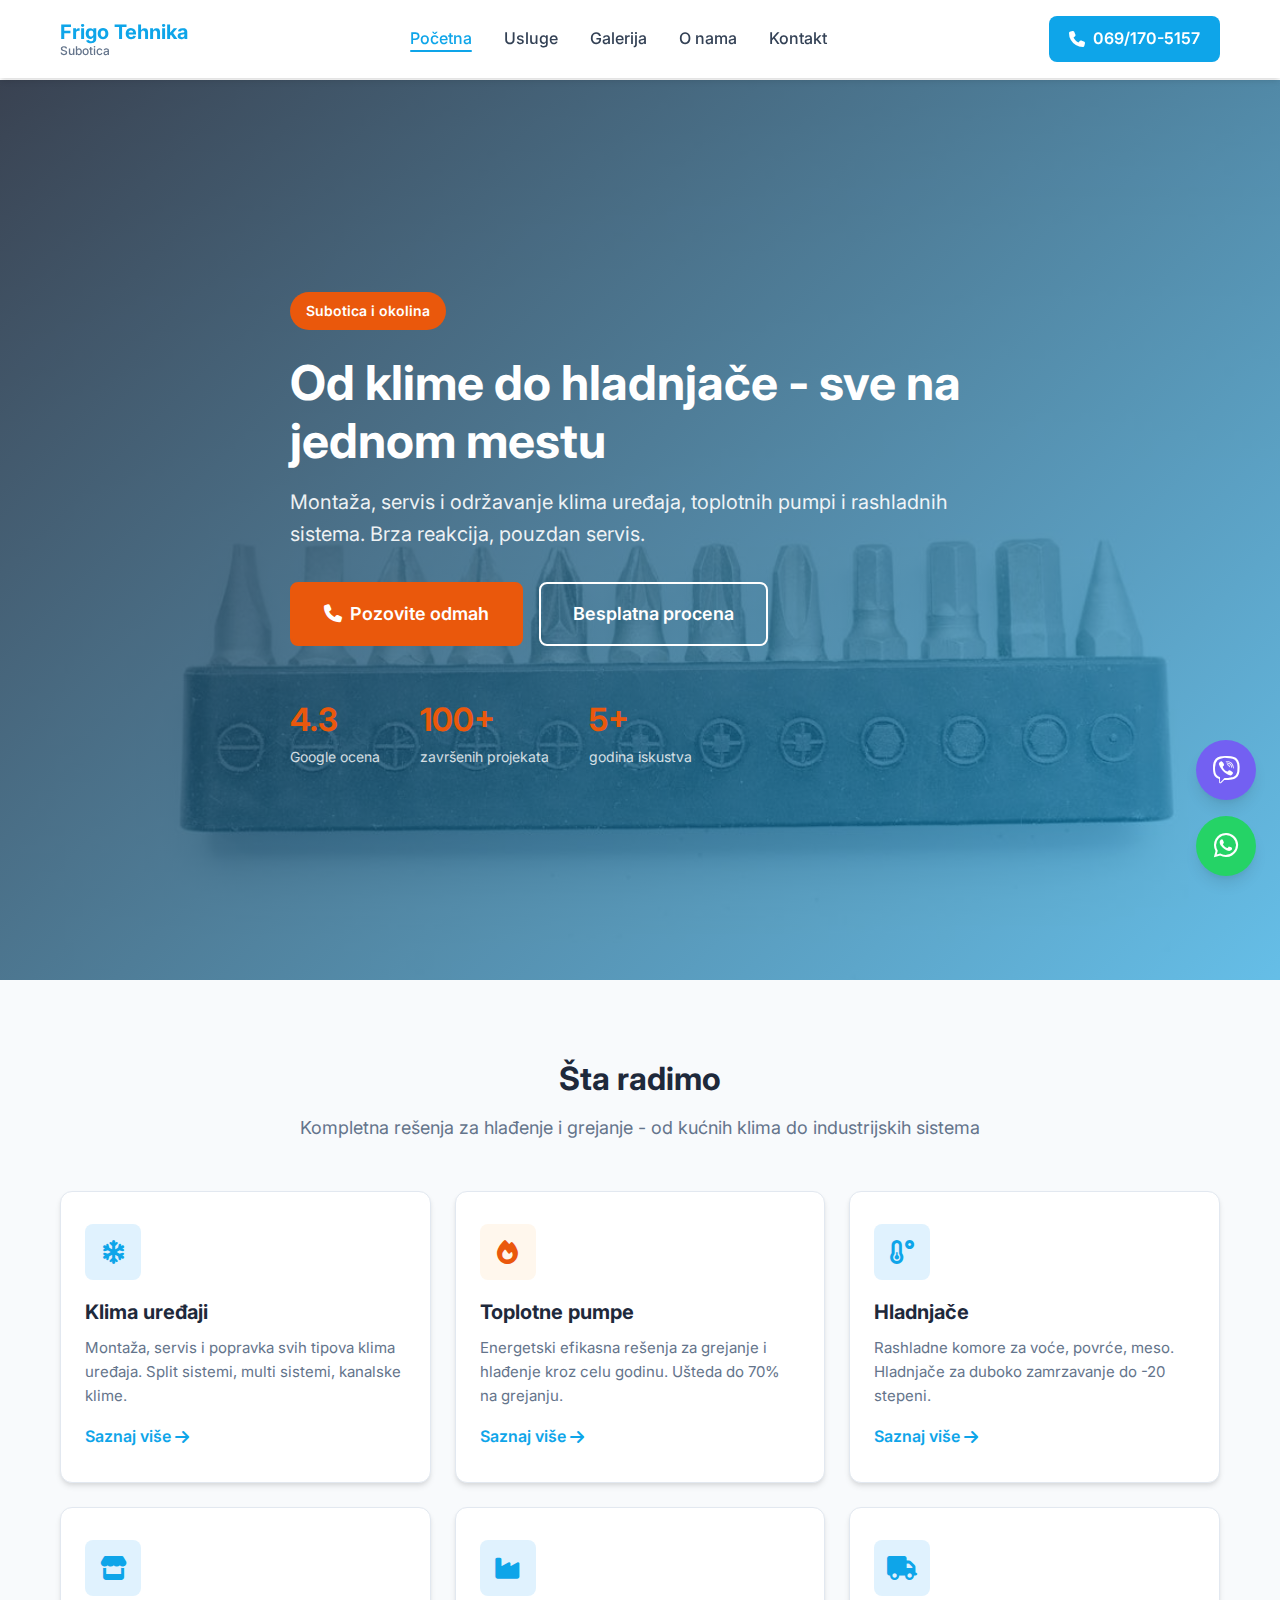
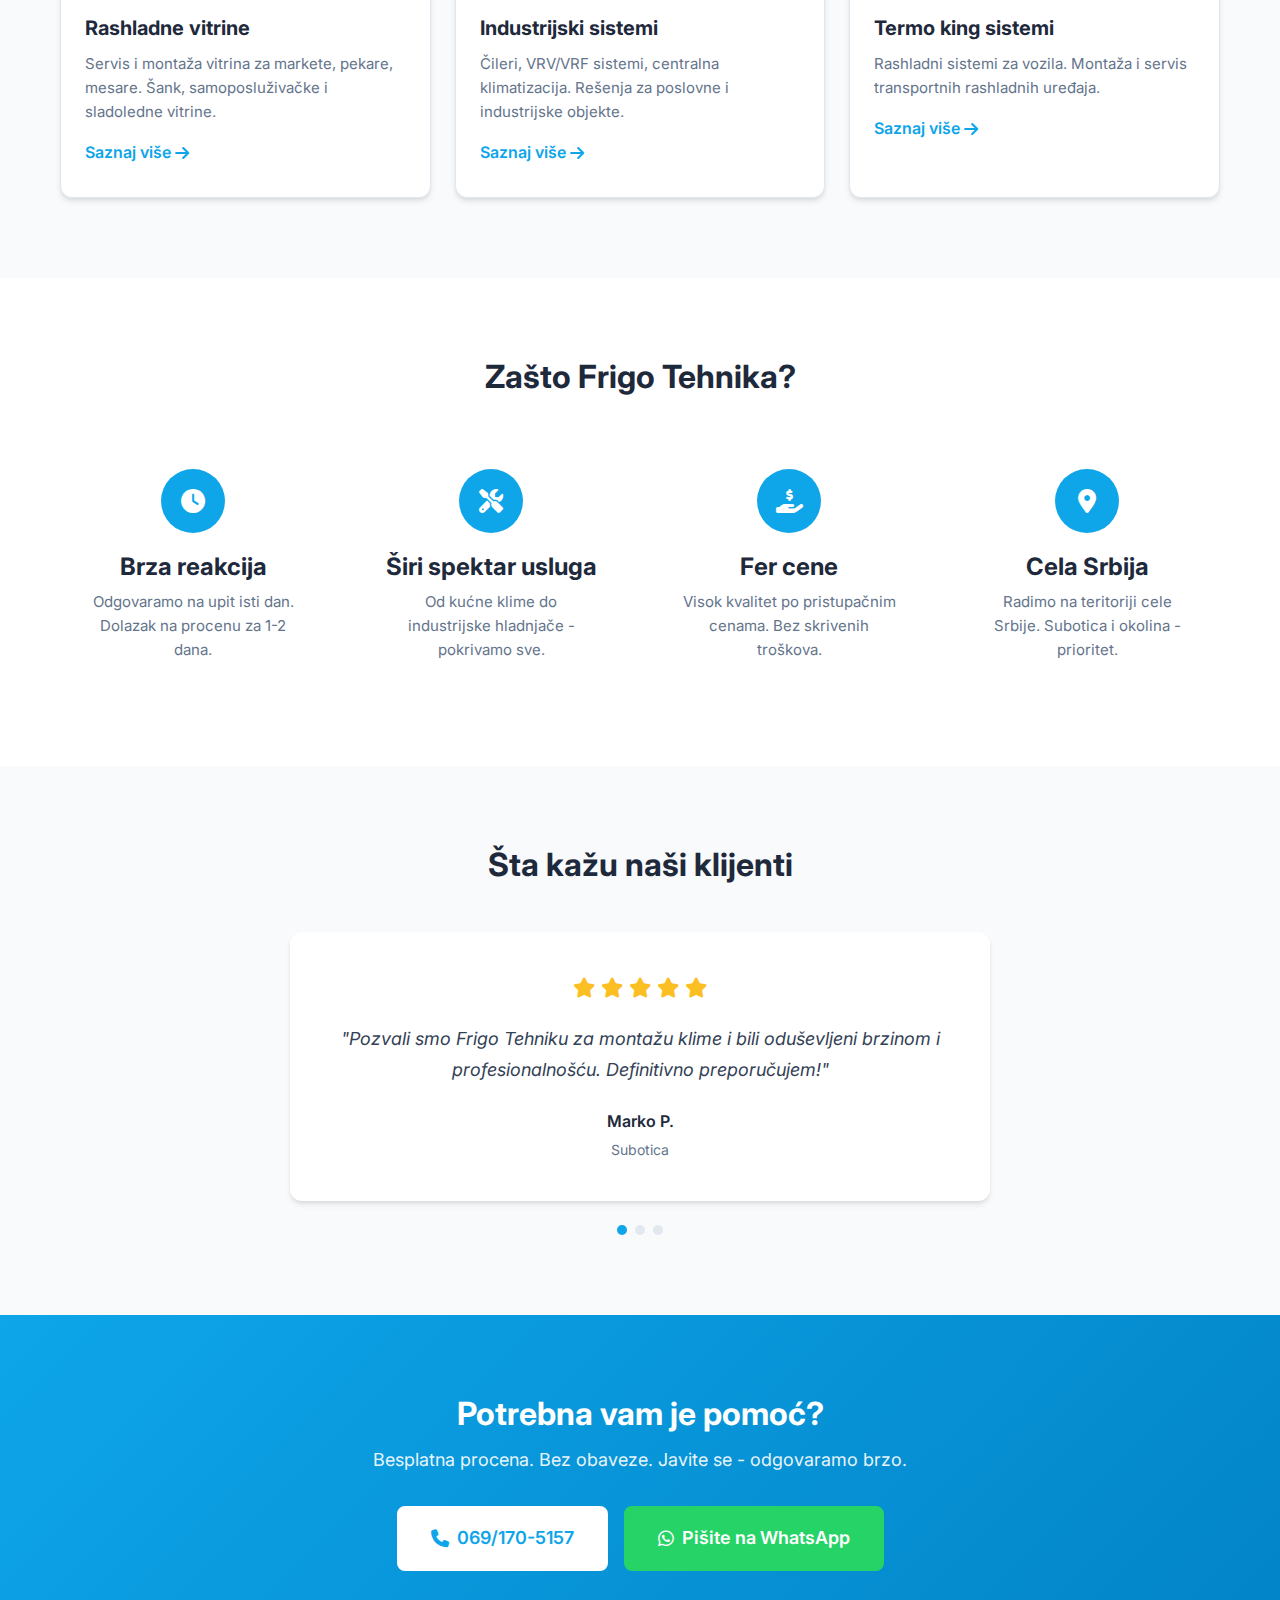
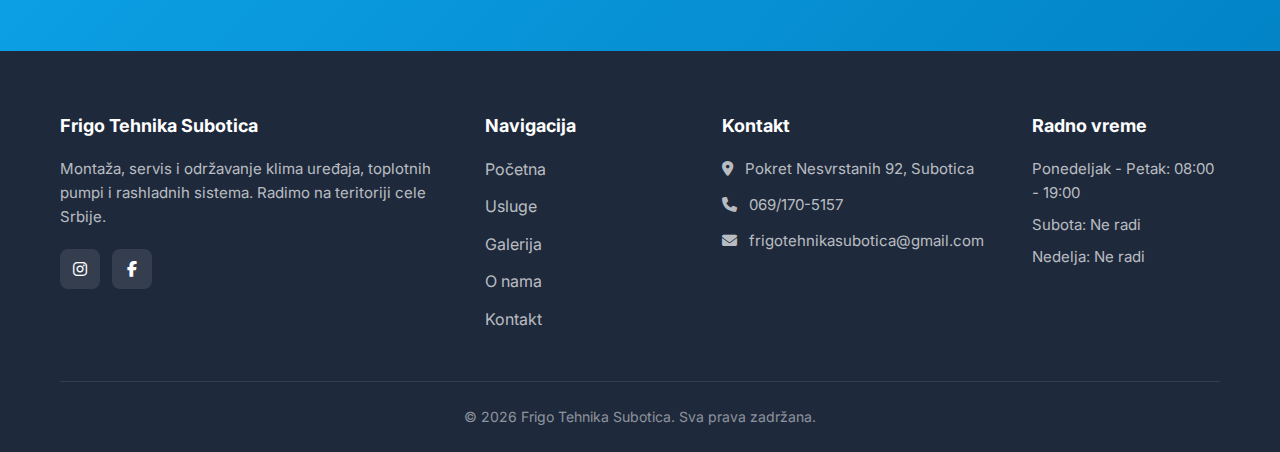
<file: index.html>
<!DOCTYPE html>
<html lang="sr">
<head>
    <meta charset="UTF-8">
    <meta name="viewport" content="width=device-width, initial-scale=1.0">
    <meta name="description" content="Frigo Tehnika Subotica - montaža i servis klima uređaja, toplotne pumpe, hladnjače, rashladni sistemi. Besplatna procena. Zovite: 069/170-5157">
    <meta name="keywords" content="klima servis subotica, toplotna pumpa subotica, hladnjača subotica, rashladni sistemi, montaža klime">
    <title>Frigo Tehnika | Klima uređaji i rashladni sistemi Subotica</title>

    <!-- Fonts -->
    <link rel="preconnect" href="https://fonts.googleapis.com">
    <link rel="preconnect" href="https://fonts.gstatic.com" crossorigin>
    <link href="https://fonts.googleapis.com/css2?family=Inter:wght@400;500;600;700;800&display=swap" rel="stylesheet">

    <!-- Font Awesome -->
    <link rel="stylesheet" href="https://cdnjs.cloudflare.com/ajax/libs/font-awesome/6.4.0/css/all.min.css">

    <!-- CSS -->
    <link rel="stylesheet" href="css/style.css">
</head>
<body>

    <!-- HEADER -->
    <header>
        <div class="container">
            <div class="header-content">
                <a href="index.html" class="logo">
                    <div class="logo-text">
                        Frigo Tehnika
                        <span>Subotica</span>
                    </div>
                </a>

                <nav>
                    <ul class="nav-links">
                        <li><a href="index.html" class="active">Početna</a></li>
                        <li><a href="usluge.html">Usluge</a></li>
                        <li><a href="galerija.html">Galerija</a></li>
                        <li><a href="o-nama.html">O nama</a></li>
                        <li><a href="kontakt.html">Kontakt</a></li>
                    </ul>
                </nav>

                <div class="header-cta">
                    <a href="tel:+381691705157" class="phone-btn">
                        <i class="fas fa-phone"></i> 069/170-5157
                    </a>
                </div>

                <button class="hamburger" aria-label="Meni">
                    <span></span>
                    <span></span>
                    <span></span>
                </button>
            </div>
        </div>
    </header>

    <!-- HERO -->
    <section class="hero" style="background-image: url('images/stock_hero.jpg');">
        <div class="hero-overlay"></div>
        <div class="container">
            <div class="hero-content">
                <span class="hero-badge">Subotica i okolina</span>
                <h1>Od klime do hladnjače - sve na jednom mestu</h1>
                <p class="hero-subtitle">Montaža, servis i održavanje klima uređaja, toplotnih pumpi i rashladnih sistema. Brza reakcija, pouzdan servis.</p>

                <div class="hero-cta">
                    <a href="tel:+381691705157" class="btn btn-accent btn-lg">
                        <i class="fas fa-phone"></i> Pozovite odmah
                    </a>
                    <a href="kontakt.html" class="btn btn-secondary btn-lg" style="border-color: #fff; color: #fff;">
                        Besplatna procena
                    </a>
                </div>

                <div class="hero-trust">
                    <div class="trust-item">
                        <span class="trust-number">4.3</span>
                        <span class="trust-label">Google ocena</span>
                    </div>
                    <div class="trust-item">
                        <span class="trust-number">100+</span>
                        <span class="trust-label">završenih projekata</span>
                    </div>
                    <div class="trust-item">
                        <span class="trust-number">5+</span>
                        <span class="trust-label">godina iskustva</span>
                    </div>
                </div>
            </div>
        </div>
    </section>

    <!-- USLUGE PREVIEW -->
    <section class="section services-preview">
        <div class="container">
            <div class="section-header">
                <h2>Šta radimo</h2>
                <p class="section-subtitle">Kompletna rešenja za hlađenje i grejanje - od kućnih klima do industrijskih sistema</p>
            </div>

            <div class="services-grid">
                <!-- USLUGA 1 -->
                <div class="service-card">
                    <div class="service-icon">
                        <i class="fas fa-snowflake"></i>
                    </div>
                    <h3>Klima uređaji</h3>
                    <p>Montaža, servis i popravka svih tipova klima uređaja. Split sistemi, multi sistemi, kanalske klime.</p>
                    <a href="usluge.html#klima" class="service-link">Saznaj više <i class="fas fa-arrow-right"></i></a>
                </div>

                <!-- USLUGA 2 -->
                <div class="service-card accent">
                    <div class="service-icon">
                        <i class="fas fa-fire"></i>
                    </div>
                    <h3>Toplotne pumpe</h3>
                    <p>Energetski efikasna rešenja za grejanje i hlađenje kroz celu godinu. Ušteda do 70% na grejanju.</p>
                    <a href="usluge.html#toplotne-pumpe" class="service-link">Saznaj više <i class="fas fa-arrow-right"></i></a>
                </div>

                <!-- USLUGA 3 -->
                <div class="service-card">
                    <div class="service-icon">
                        <i class="fas fa-temperature-low"></i>
                    </div>
                    <h3>Hladnjače</h3>
                    <p>Rashladne komore za voće, povrće, meso. Hladnjače za duboko zamrzavanje do -20 stepeni.</p>
                    <a href="usluge.html#hladnjace" class="service-link">Saznaj više <i class="fas fa-arrow-right"></i></a>
                </div>

                <!-- USLUGA 4 -->
                <div class="service-card">
                    <div class="service-icon">
                        <i class="fas fa-store"></i>
                    </div>
                    <h3>Rashladne vitrine</h3>
                    <p>Servis i montaža vitrina za markete, pekare, mesare. Šank, samoposluživačke i sladoledne vitrine.</p>
                    <a href="usluge.html#vitrine" class="service-link">Saznaj više <i class="fas fa-arrow-right"></i></a>
                </div>

                <!-- USLUGA 5 -->
                <div class="service-card">
                    <div class="service-icon">
                        <i class="fas fa-industry"></i>
                    </div>
                    <h3>Industrijski sistemi</h3>
                    <p>Čileri, VRV/VRF sistemi, centralna klimatizacija. Rešenja za poslovne i industrijske objekte.</p>
                    <a href="usluge.html#industrijski" class="service-link">Saznaj više <i class="fas fa-arrow-right"></i></a>
                </div>

                <!-- USLUGA 6 -->
                <div class="service-card">
                    <div class="service-icon">
                        <i class="fas fa-truck"></i>
                    </div>
                    <h3>Termo king sistemi</h3>
                    <p>Rashladni sistemi za vozila. Montaža i servis transportnih rashladnih uređaja.</p>
                    <a href="usluge.html#termo-king" class="service-link">Saznaj više <i class="fas fa-arrow-right"></i></a>
                </div>
            </div>
        </div>
    </section>

    <!-- ZAŠTO MI -->
    <section class="section why-us">
        <div class="container">
            <div class="section-header">
                <h2>Zašto Frigo Tehnika?</h2>
            </div>

            <div class="why-grid">
                <div class="why-item">
                    <div class="why-icon">
                        <i class="fas fa-clock"></i>
                    </div>
                    <h3>Brza reakcija</h3>
                    <p>Odgovaramo na upit isti dan. Dolazak na procenu za 1-2 dana.</p>
                </div>

                <div class="why-item">
                    <div class="why-icon">
                        <i class="fas fa-tools"></i>
                    </div>
                    <h3>Širi spektar usluga</h3>
                    <p>Od kućne klime do industrijske hladnjače - pokrivamo sve.</p>
                </div>

                <div class="why-item">
                    <div class="why-icon">
                        <i class="fas fa-hand-holding-usd"></i>
                    </div>
                    <h3>Fer cene</h3>
                    <p>Visok kvalitet po pristupačnim cenama. Bez skrivenih troškova.</p>
                </div>

                <div class="why-item">
                    <div class="why-icon">
                        <i class="fas fa-map-marker-alt"></i>
                    </div>
                    <h3>Cela Srbija</h3>
                    <p>Radimo na teritoriji cele Srbije. Subotica i okolina - prioritet.</p>
                </div>
            </div>
        </div>
    </section>

    <!-- TESTIMONIALI -->
    <section class="section testimonials">
        <div class="container">
            <div class="section-header">
                <h2>Šta kažu naši klijenti</h2>
            </div>

            <div class="testimonials-slider">
                <!-- TESTIMONIAL 1 -->
                <div class="testimonial-card active">
                    <div class="testimonial-stars">
                        <i class="fas fa-star"></i>
                        <i class="fas fa-star"></i>
                        <i class="fas fa-star"></i>
                        <i class="fas fa-star"></i>
                        <i class="fas fa-star"></i>
                    </div>
                    <p class="testimonial-text">"Pozvali smo Frigo Tehniku za montažu klime i bili oduševljeni brzinom i profesionalnošću. Definitivno preporučujem!"</p>
                    <div class="testimonial-author">
                        <span class="author-name">Marko P.</span>
                        <span class="author-location">Subotica</span>
                    </div>
                </div>

                <!-- TESTIMONIAL 2 -->
                <div class="testimonial-card">
                    <div class="testimonial-stars">
                        <i class="fas fa-star"></i>
                        <i class="fas fa-star"></i>
                        <i class="fas fa-star"></i>
                        <i class="fas fa-star"></i>
                        <i class="fas fa-star"></i>
                    </div>
                    <p class="testimonial-text">"Servisirali su našu hladnjaču u pekari - brzo, efikasno i po fer ceni. Hvala!"</p>
                    <div class="testimonial-author">
                        <span class="author-name">Ana T.</span>
                        <span class="author-location">Subotica</span>
                    </div>
                </div>

                <!-- TESTIMONIAL 3 -->
                <div class="testimonial-card">
                    <div class="testimonial-stars">
                        <i class="fas fa-star"></i>
                        <i class="fas fa-star"></i>
                        <i class="fas fa-star"></i>
                        <i class="fas fa-star"></i>
                        <i class="fas fa-star"></i>
                    </div>
                    <p class="testimonial-text">"Već godinama sarađujemo sa Frigo Tehnikom za održavanje naših rashladnih sistema. Uvek pouzdani."</p>
                    <div class="testimonial-author">
                        <span class="author-name">Dragan M.</span>
                        <span class="author-location">Subotica</span>
                    </div>
                </div>
            </div>

            <div class="slider-dots">
                <span class="slider-dot active"></span>
                <span class="slider-dot"></span>
                <span class="slider-dot"></span>
            </div>
        </div>
    </section>

    <!-- CTA -->
    <section class="section cta">
        <div class="container">
            <div class="cta-content">
                <h2>Potrebna vam je pomoć?</h2>
                <p>Besplatna procena. Bez obaveze. Javite se - odgovaramo brzo.</p>
                <div class="cta-buttons">
                    <a href="tel:+381691705157" class="btn btn-white btn-lg">
                        <i class="fas fa-phone"></i> 069/170-5157
                    </a>
                    <a href="https://wa.me/381691705157?text=Zdravo,%20zanima%20me..." class="btn btn-whatsapp btn-lg">
                        <i class="fab fa-whatsapp"></i> Pišite na WhatsApp
                    </a>
                </div>
            </div>
        </div>
    </section>

    <!-- FOOTER -->
    <footer>
        <div class="container">
            <div class="footer-grid">
                <div class="footer-about">
                    <h4>Frigo Tehnika Subotica</h4>
                    <p>Montaža, servis i održavanje klima uređaja, toplotnih pumpi i rashladnih sistema. Radimo na teritoriji cele Srbije.</p>
                    <div class="footer-social">
                        <a href="https://www.instagram.com/frigotehnika/" target="_blank" rel="noopener" aria-label="Instagram">
                            <i class="fab fa-instagram"></i>
                        </a>
                        <a href="https://www.facebook.com/profile.php?id=61550596498498" target="_blank" rel="noopener" aria-label="Facebook">
                            <i class="fab fa-facebook-f"></i>
                        </a>
                    </div>
                </div>

                <div class="footer-links">
                    <h4>Navigacija</h4>
                    <ul>
                        <li><a href="index.html">Početna</a></li>
                        <li><a href="usluge.html">Usluge</a></li>
                        <li><a href="galerija.html">Galerija</a></li>
                        <li><a href="o-nama.html">O nama</a></li>
                        <li><a href="kontakt.html">Kontakt</a></li>
                    </ul>
                </div>

                <div class="footer-contact">
                    <h4>Kontakt</h4>
                    <p><i class="fas fa-map-marker-alt"></i> Pokret Nesvrstanih 92, Subotica</p>
                    <p><i class="fas fa-phone"></i> <a href="tel:+381691705157">069/170-5157</a></p>
                    <p><i class="fas fa-envelope"></i> <a href="mailto:frigotehnikasubotica@gmail.com">frigotehnikasubotica@gmail.com</a></p>
                </div>

                <div class="footer-hours">
                    <h4>Radno vreme</h4>
                    <p>Ponedeljak - Petak: 08:00 - 19:00</p>
                    <p>Subota: Ne radi</p>
                    <p>Nedelja: Ne radi</p>
                </div>
            </div>

            <div class="footer-bottom">
                <p>&copy; <span class="current-year">2024</span> Frigo Tehnika Subotica. Sva prava zadržana.</p>
            </div>
        </div>
    </footer>

    <!-- WHATSAPP FLOAT -->
    <a href="https://wa.me/381691705157?text=Zdravo,%20zanima%20me..." class="whatsapp-float" aria-label="Pišite na WhatsApp">
        <i class="fab fa-whatsapp"></i>
    </a>

    <!-- VIBER FLOAT -->
    <a href="viber://chat?number=%2B381691705157" class="viber-float" aria-label="Pišite na Viber">
        <i class="fab fa-viber"></i>
    </a>

    <!-- CALL FLOAT (mobile only) -->
    <a href="tel:+381691705157" class="call-float" aria-label="Pozovite">
        <i class="fas fa-phone"></i>
    </a>

    <!-- JS -->
    <script src="js/main.js"></script>

</body>
</html>
</file>
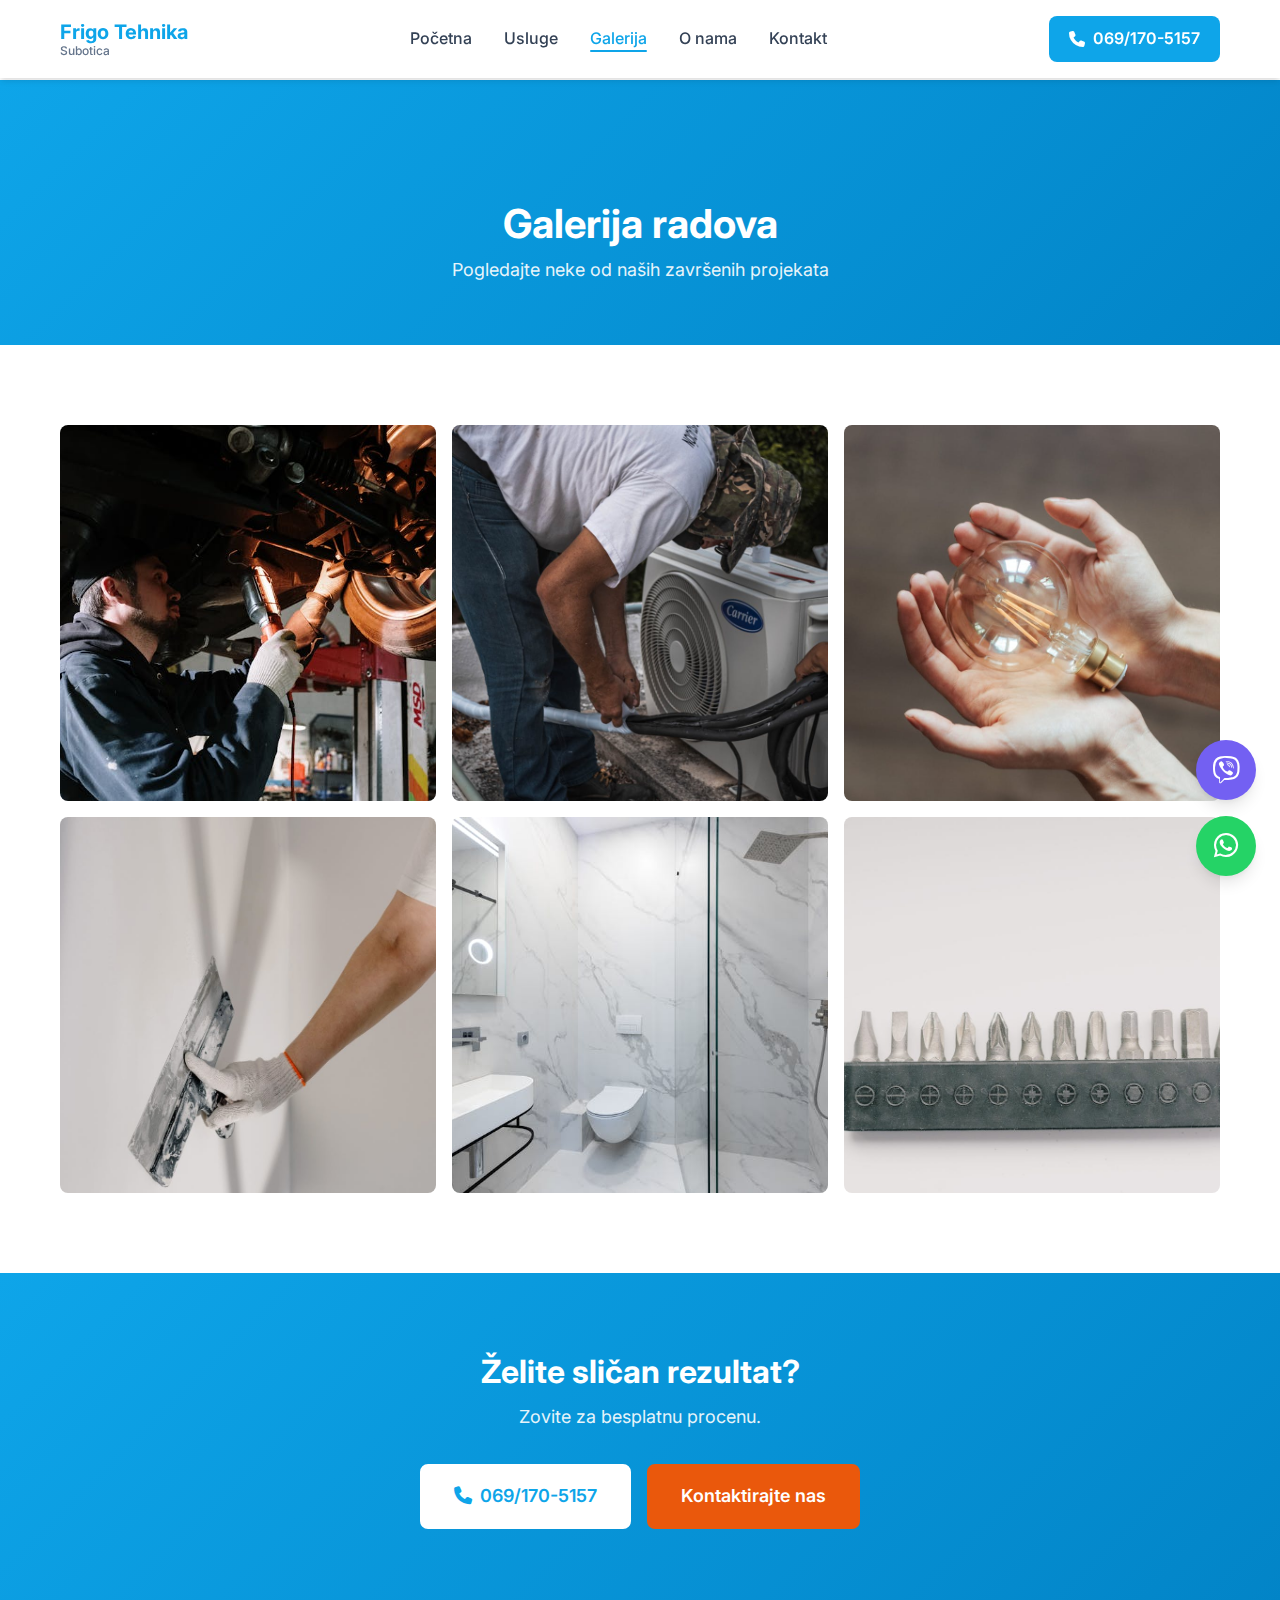
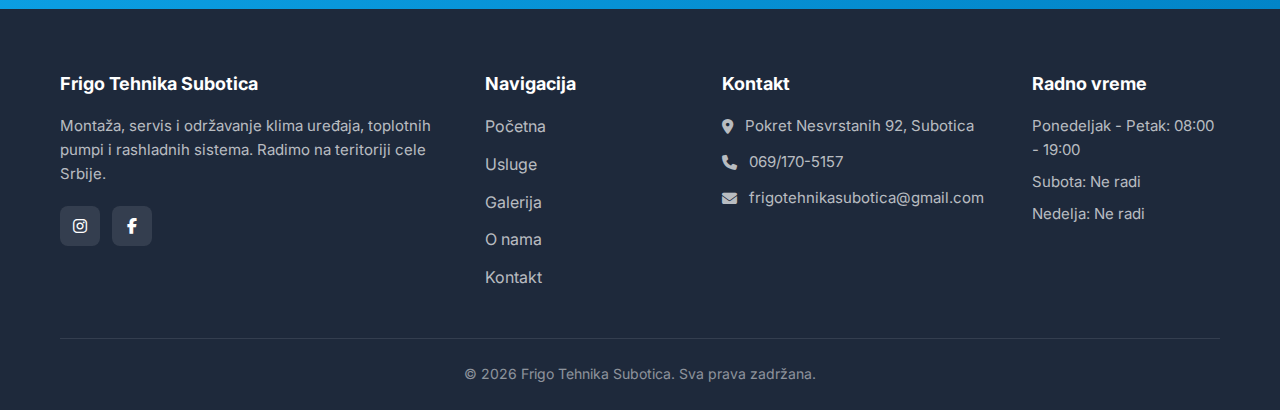
<file: galerija.html>
<!DOCTYPE html>
<html lang="sr">
<head>
    <meta charset="UTF-8">
    <meta name="viewport" content="width=device-width, initial-scale=1.0">
    <meta name="description" content="Galerija radova - Frigo Tehnika Subotica. Pogledajte naše završene projekte - klima uređaji, toplotne pumpe, hladnjače.">
    <title>Galerija | Frigo Tehnika - Klima uređaji i rashladni sistemi Subotica</title>
    <link rel="preconnect" href="https://fonts.googleapis.com">
    <link rel="preconnect" href="https://fonts.gstatic.com" crossorigin>
    <link href="https://fonts.googleapis.com/css2?family=Inter:wght@400;500;600;700;800&display=swap" rel="stylesheet">
    <link rel="stylesheet" href="https://cdnjs.cloudflare.com/ajax/libs/font-awesome/6.4.0/css/all.min.css">
    <link rel="stylesheet" href="css/style.css">
</head>
<body>

    <!-- HEADER -->
    <header>
        <div class="container">
            <div class="header-content">
                <a href="index.html" class="logo">
                    <div class="logo-text">
                        Frigo Tehnika
                        <span>Subotica</span>
                    </div>
                </a>
                <nav>
                    <ul class="nav-links">
                        <li><a href="index.html">Početna</a></li>
                        <li><a href="usluge.html">Usluge</a></li>
                        <li><a href="galerija.html" class="active">Galerija</a></li>
                        <li><a href="o-nama.html">O nama</a></li>
                        <li><a href="kontakt.html">Kontakt</a></li>
                    </ul>
                </nav>
                <div class="header-cta">
                    <a href="tel:+381691705157" class="phone-btn">
                        <i class="fas fa-phone"></i> 069/170-5157
                    </a>
                </div>
                <button class="hamburger" aria-label="Meni"><span></span><span></span><span></span></button>
            </div>
        </div>
    </header>

    <!-- PAGE HERO -->
    <section class="page-hero">
        <div class="container">
            <h1>Galerija radova</h1>
            <p>Pogledajte neke od naših završenih projekata</p>
        </div>
    </section>

    <!-- GALERIJA -->
    <section class="section gallery-section">
        <div class="container">
            <div class="gallery-grid">
                <div class="gallery-item">
                    <img src="images/stock_01.jpg" alt="Montaža klima uređaja" loading="lazy">
                    <div class="gallery-overlay">
                        <span>Montaža klime</span>
                    </div>
                </div>

                <div class="gallery-item">
                    <img src="images/stock_02.jpg" alt="HVAC sistem" loading="lazy">
                    <div class="gallery-overlay">
                        <span>Industrijski sistem</span>
                    </div>
                </div>

                <div class="gallery-item">
                    <img src="images/stock_03.jpg" alt="Servis klima uređaja" loading="lazy">
                    <div class="gallery-overlay">
                        <span>Servis klime</span>
                    </div>
                </div>

                <div class="gallery-item">
                    <img src="images/stock_04.jpg" alt="Toplotna pumpa" loading="lazy">
                    <div class="gallery-overlay">
                        <span>Toplotna pumpa</span>
                    </div>
                </div>

                <div class="gallery-item">
                    <img src="images/stock_05.jpg" alt="Rashladni sistem" loading="lazy">
                    <div class="gallery-overlay">
                        <span>Rashladni sistem</span>
                    </div>
                </div>

                <div class="gallery-item">
                    <img src="images/stock_hero.jpg" alt="HVAC radovi" loading="lazy">
                    <div class="gallery-overlay">
                        <span>Klimatizacija</span>
                    </div>
                </div>
            </div>
        </div>
    </section>

    <!-- CTA -->
    <section class="section cta">
        <div class="container">
            <div class="cta-content">
                <h2>Želite sličan rezultat?</h2>
                <p>Zovite za besplatnu procenu.</p>
                <div class="cta-buttons">
                    <a href="tel:+381691705157" class="btn btn-white btn-lg">
                        <i class="fas fa-phone"></i> 069/170-5157
                    </a>
                    <a href="kontakt.html" class="btn btn-accent btn-lg">
                        Kontaktirajte nas
                    </a>
                </div>
            </div>
        </div>
    </section>

    <!-- FOOTER -->
    <footer>
        <div class="container">
            <div class="footer-grid">
                <div class="footer-about">
                    <h4>Frigo Tehnika Subotica</h4>
                    <p>Montaža, servis i održavanje klima uređaja, toplotnih pumpi i rashladnih sistema. Radimo na teritoriji cele Srbije.</p>
                    <div class="footer-social">
                        <a href="https://www.instagram.com/frigotehnika/" target="_blank" rel="noopener" aria-label="Instagram">
                            <i class="fab fa-instagram"></i>
                        </a>
                        <a href="https://www.facebook.com/profile.php?id=61550596498498" target="_blank" rel="noopener" aria-label="Facebook">
                            <i class="fab fa-facebook-f"></i>
                        </a>
                    </div>
                </div>

                <div class="footer-links">
                    <h4>Navigacija</h4>
                    <ul>
                        <li><a href="index.html">Početna</a></li>
                        <li><a href="usluge.html">Usluge</a></li>
                        <li><a href="galerija.html">Galerija</a></li>
                        <li><a href="o-nama.html">O nama</a></li>
                        <li><a href="kontakt.html">Kontakt</a></li>
                    </ul>
                </div>

                <div class="footer-contact">
                    <h4>Kontakt</h4>
                    <p><i class="fas fa-map-marker-alt"></i> Pokret Nesvrstanih 92, Subotica</p>
                    <p><i class="fas fa-phone"></i> <a href="tel:+381691705157">069/170-5157</a></p>
                    <p><i class="fas fa-envelope"></i> <a href="mailto:frigotehnikasubotica@gmail.com">frigotehnikasubotica@gmail.com</a></p>
                </div>

                <div class="footer-hours">
                    <h4>Radno vreme</h4>
                    <p>Ponedeljak - Petak: 08:00 - 19:00</p>
                    <p>Subota: Ne radi</p>
                    <p>Nedelja: Ne radi</p>
                </div>
            </div>

            <div class="footer-bottom">
                <p>&copy; <span class="current-year">2024</span> Frigo Tehnika Subotica. Sva prava zadržana.</p>
            </div>
        </div>
    </footer>

    <!-- WHATSAPP FLOAT -->
    <a href="https://wa.me/381691705157?text=Zdravo,%20zanima%20me..." class="whatsapp-float" aria-label="Pišite na WhatsApp">
        <i class="fab fa-whatsapp"></i>
    </a>

    <!-- VIBER FLOAT -->
    <a href="viber://chat?number=%2B381691705157" class="viber-float" aria-label="Pišite na Viber">
        <i class="fab fa-viber"></i>
    </a>

    <!-- CALL FLOAT -->
    <a href="tel:+381691705157" class="call-float" aria-label="Pozovite">
        <i class="fas fa-phone"></i>
    </a>

    <script src="js/main.js"></script>
</body>
</html>
</file>
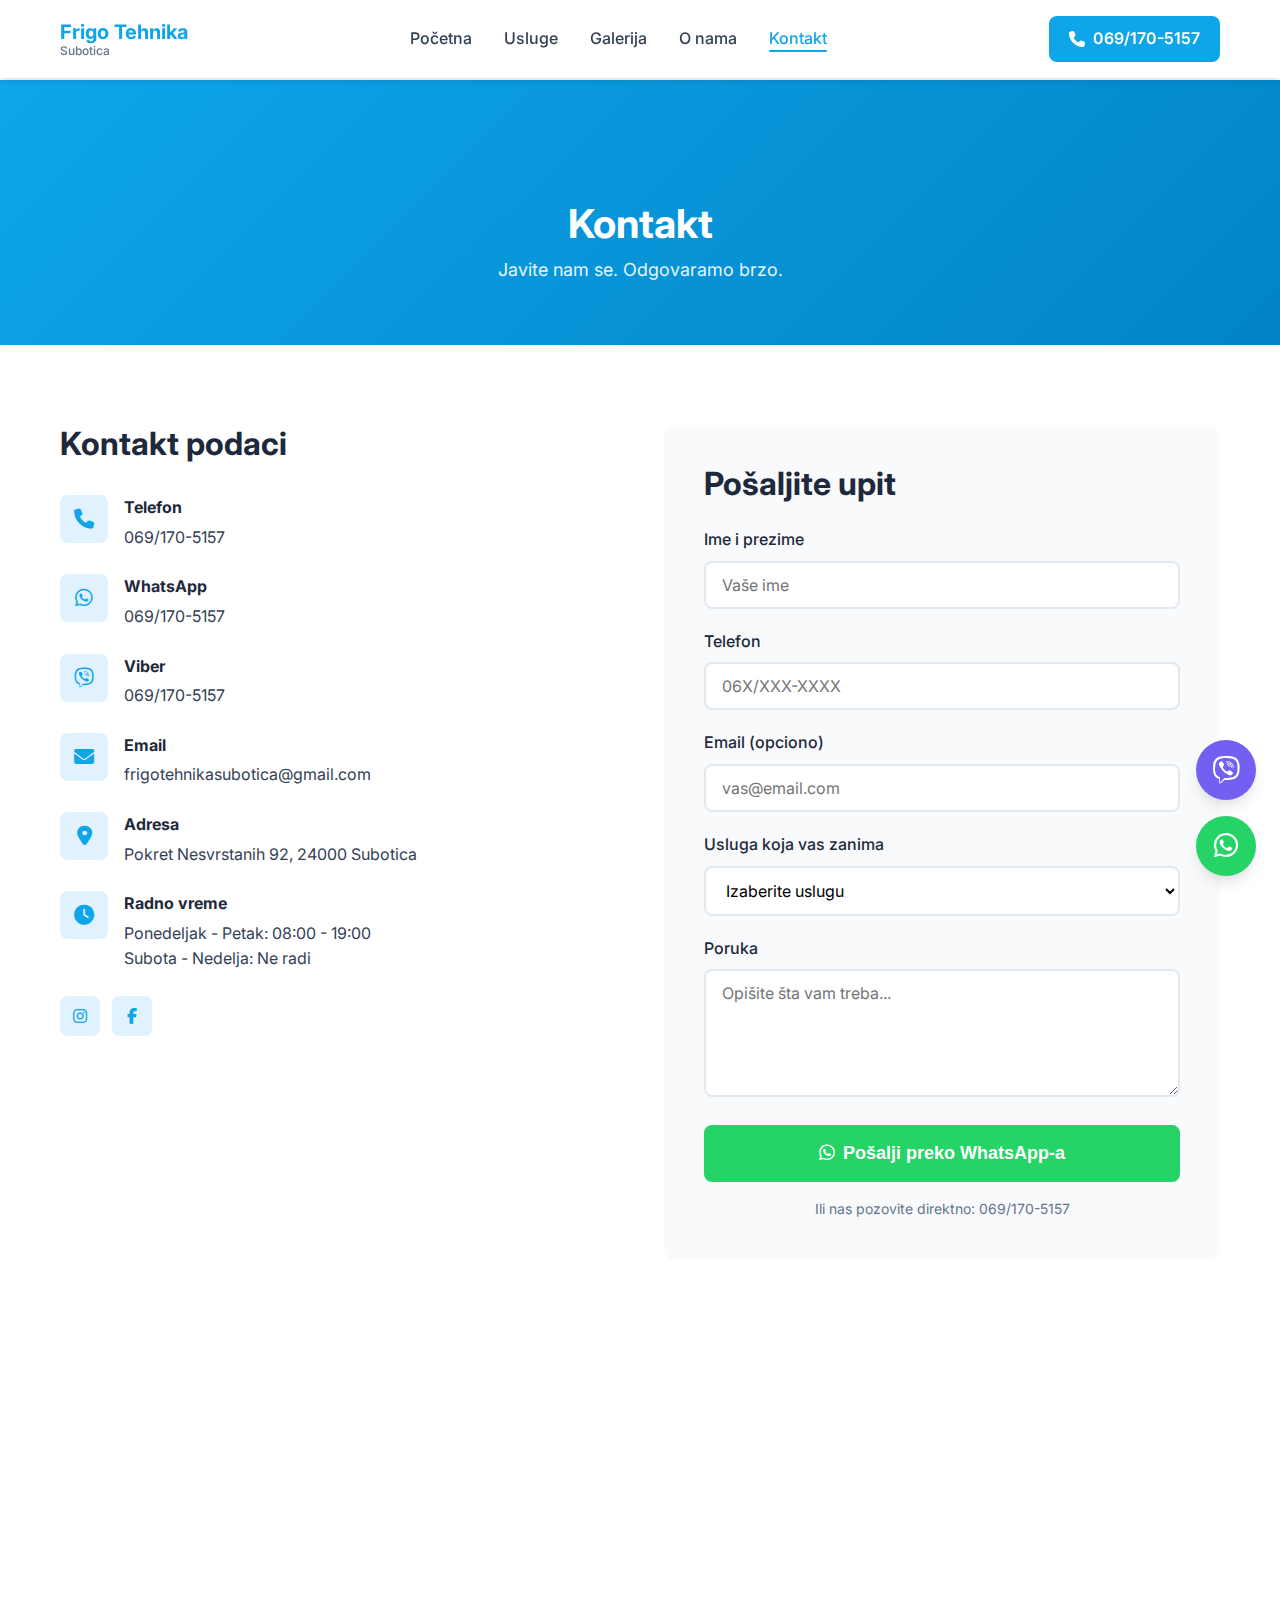
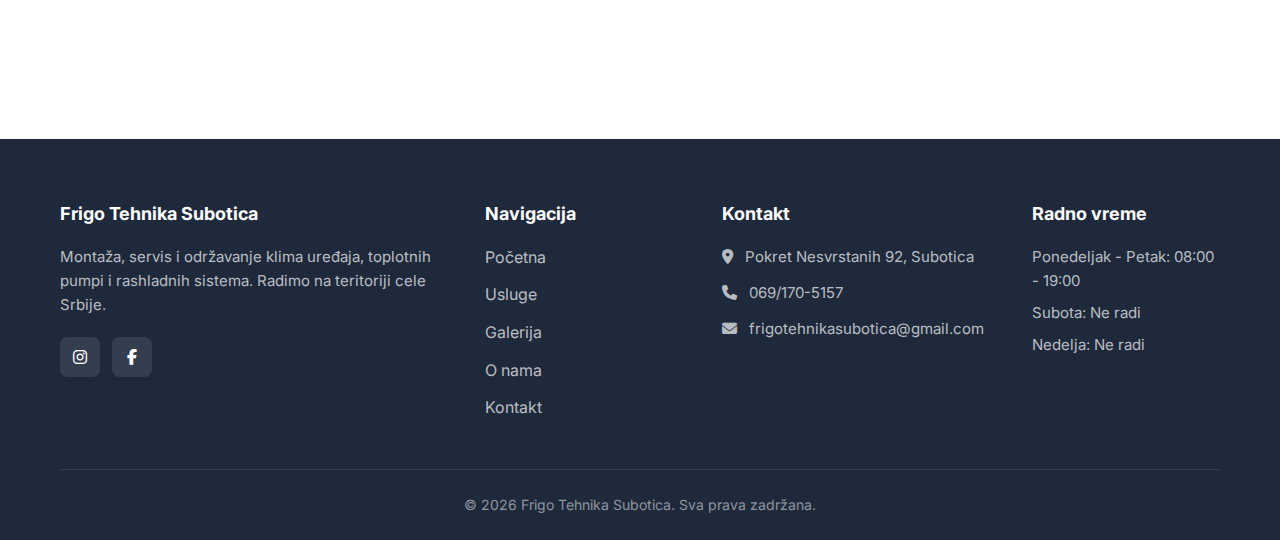
<file: kontakt.html>
<!DOCTYPE html>
<html lang="sr">
<head>
    <meta charset="UTF-8">
    <meta name="viewport" content="width=device-width, initial-scale=1.0">
    <meta name="description" content="Kontakt - Frigo Tehnika Subotica. Telefon: 069/170-5157. Email: frigotehnikasubotica@gmail.com. Pokret Nesvrstanih 92, Subotica.">
    <title>Kontakt | Frigo Tehnika - Klima uređaji i rashladni sistemi Subotica</title>
    <link rel="preconnect" href="https://fonts.googleapis.com">
    <link rel="preconnect" href="https://fonts.gstatic.com" crossorigin>
    <link href="https://fonts.googleapis.com/css2?family=Inter:wght@400;500;600;700;800&display=swap" rel="stylesheet">
    <link rel="stylesheet" href="https://cdnjs.cloudflare.com/ajax/libs/font-awesome/6.4.0/css/all.min.css">
    <link rel="stylesheet" href="css/style.css">
</head>
<body>

    <!-- HEADER -->
    <header>
        <div class="container">
            <div class="header-content">
                <a href="index.html" class="logo">
                    <div class="logo-text">
                        Frigo Tehnika
                        <span>Subotica</span>
                    </div>
                </a>
                <nav>
                    <ul class="nav-links">
                        <li><a href="index.html">Početna</a></li>
                        <li><a href="usluge.html">Usluge</a></li>
                        <li><a href="galerija.html">Galerija</a></li>
                        <li><a href="o-nama.html">O nama</a></li>
                        <li><a href="kontakt.html" class="active">Kontakt</a></li>
                    </ul>
                </nav>
                <div class="header-cta">
                    <a href="tel:+381691705157" class="phone-btn">
                        <i class="fas fa-phone"></i> 069/170-5157
                    </a>
                </div>
                <button class="hamburger" aria-label="Meni"><span></span><span></span><span></span></button>
            </div>
        </div>
    </header>

    <!-- PAGE HERO -->
    <section class="page-hero">
        <div class="container">
            <h1>Kontakt</h1>
            <p>Javite nam se. Odgovaramo brzo.</p>
        </div>
    </section>

    <!-- KONTAKT SECTION -->
    <section class="section contact-section">
        <div class="container">
            <div class="contact-grid">

                <!-- KONTAKT INFO -->
                <div class="contact-info">
                    <h2>Kontakt podaci</h2>

                    <div class="contact-item">
                        <div class="contact-icon"><i class="fas fa-phone"></i></div>
                        <div class="contact-text">
                            <strong>Telefon</strong>
                            <a href="tel:+381691705157">069/170-5157</a>
                        </div>
                    </div>

                    <div class="contact-item">
                        <div class="contact-icon"><i class="fab fa-whatsapp"></i></div>
                        <div class="contact-text">
                            <strong>WhatsApp</strong>
                            <a href="https://wa.me/381691705157">069/170-5157</a>
                        </div>
                    </div>

                    <div class="contact-item">
                        <div class="contact-icon"><i class="fab fa-viber"></i></div>
                        <div class="contact-text">
                            <strong>Viber</strong>
                            <a href="viber://chat?number=%2B381691705157">069/170-5157</a>
                        </div>
                    </div>

                    <div class="contact-item">
                        <div class="contact-icon"><i class="fas fa-envelope"></i></div>
                        <div class="contact-text">
                            <strong>Email</strong>
                            <a href="mailto:frigotehnikasubotica@gmail.com">frigotehnikasubotica@gmail.com</a>
                        </div>
                    </div>

                    <div class="contact-item">
                        <div class="contact-icon"><i class="fas fa-map-marker-alt"></i></div>
                        <div class="contact-text">
                            <strong>Adresa</strong>
                            <span>Pokret Nesvrstanih 92, 24000 Subotica</span>
                        </div>
                    </div>

                    <div class="contact-item">
                        <div class="contact-icon"><i class="fas fa-clock"></i></div>
                        <div class="contact-text">
                            <strong>Radno vreme</strong>
                            <span>Ponedeljak - Petak: 08:00 - 19:00</span>
                            <span>Subota - Nedelja: Ne radi</span>
                        </div>
                    </div>

                    <div class="footer-social" style="margin-top: 24px;">
                        <a href="https://www.instagram.com/frigotehnika/" target="_blank" rel="noopener" aria-label="Instagram" style="background: var(--primary-light); color: var(--primary);">
                            <i class="fab fa-instagram"></i>
                        </a>
                        <a href="https://www.facebook.com/profile.php?id=61550596498498" target="_blank" rel="noopener" aria-label="Facebook" style="background: var(--primary-light); color: var(--primary);">
                            <i class="fab fa-facebook-f"></i>
                        </a>
                    </div>
                </div>

                <!-- KONTAKT FORMA -->
                <div class="contact-form-wrapper">
                    <h2>Pošaljite upit</h2>
                    <form class="contact-form">
                        <div class="form-group">
                            <label for="name">Ime i prezime</label>
                            <input type="text" id="name" name="name" required placeholder="Vaše ime">
                        </div>

                        <div class="form-group">
                            <label for="phone">Telefon</label>
                            <input type="tel" id="phone" name="phone" required placeholder="06X/XXX-XXXX">
                        </div>

                        <div class="form-group">
                            <label for="email">Email (opciono)</label>
                            <input type="email" id="email" name="email" placeholder="vas@email.com">
                        </div>

                        <div class="form-group">
                            <label for="service">Usluga koja vas zanima</label>
                            <select id="service" name="service">
                                <option value="">Izaberite uslugu</option>
                                <option value="Montaža klime">Montaža klime</option>
                                <option value="Servis klime">Servis klime</option>
                                <option value="Toplotna pumpa">Toplotna pumpa</option>
                                <option value="Hladnjača">Hladnjača</option>
                                <option value="Rashladna vitrina">Rashladna vitrina</option>
                                <option value="Industrijski sistem">Industrijski sistem</option>
                                <option value="Termo king">Termo king za vozilo</option>
                                <option value="Drugo">Drugo</option>
                            </select>
                        </div>

                        <div class="form-group">
                            <label for="message">Poruka</label>
                            <textarea id="message" name="message" rows="5" required placeholder="Opišite šta vam treba..."></textarea>
                        </div>

                        <button type="submit" class="btn btn-whatsapp btn-lg btn-block">
                            <i class="fab fa-whatsapp"></i> Pošalji preko WhatsApp-a
                        </button>

                        <p class="form-note">Ili nas pozovite direktno: <a href="tel:+381691705157">069/170-5157</a></p>
                    </form>
                </div>
            </div>
        </div>
    </section>

    <!-- MAPA -->
    <section class="map-section">
        <iframe
            src="https://www.google.com/maps/embed?pb=!1m18!1m12!1m3!1d2763.8234567890123!2d19.6631!3d46.0994!2m3!1f0!2f0!3f0!3m2!1i1024!2i768!4f13.1!3m3!1m2!1s0x4743d1234567890%3A0x1234567890abcdef!2sPokret%20Nesvrstanih%2092%2C%20Subotica!5e0!3m2!1ssr!2srs!4v1234567890"
            width="100%"
            height="400"
            style="border:0;"
            allowfullscreen=""
            loading="lazy"
            title="Lokacija Frigo Tehnika Subotica">
        </iframe>
    </section>

    <!-- FOOTER -->
    <footer>
        <div class="container">
            <div class="footer-grid">
                <div class="footer-about">
                    <h4>Frigo Tehnika Subotica</h4>
                    <p>Montaža, servis i održavanje klima uređaja, toplotnih pumpi i rashladnih sistema. Radimo na teritoriji cele Srbije.</p>
                    <div class="footer-social">
                        <a href="https://www.instagram.com/frigotehnika/" target="_blank" rel="noopener" aria-label="Instagram">
                            <i class="fab fa-instagram"></i>
                        </a>
                        <a href="https://www.facebook.com/profile.php?id=61550596498498" target="_blank" rel="noopener" aria-label="Facebook">
                            <i class="fab fa-facebook-f"></i>
                        </a>
                    </div>
                </div>

                <div class="footer-links">
                    <h4>Navigacija</h4>
                    <ul>
                        <li><a href="index.html">Početna</a></li>
                        <li><a href="usluge.html">Usluge</a></li>
                        <li><a href="galerija.html">Galerija</a></li>
                        <li><a href="o-nama.html">O nama</a></li>
                        <li><a href="kontakt.html">Kontakt</a></li>
                    </ul>
                </div>

                <div class="footer-contact">
                    <h4>Kontakt</h4>
                    <p><i class="fas fa-map-marker-alt"></i> Pokret Nesvrstanih 92, Subotica</p>
                    <p><i class="fas fa-phone"></i> <a href="tel:+381691705157">069/170-5157</a></p>
                    <p><i class="fas fa-envelope"></i> <a href="mailto:frigotehnikasubotica@gmail.com">frigotehnikasubotica@gmail.com</a></p>
                </div>

                <div class="footer-hours">
                    <h4>Radno vreme</h4>
                    <p>Ponedeljak - Petak: 08:00 - 19:00</p>
                    <p>Subota: Ne radi</p>
                    <p>Nedelja: Ne radi</p>
                </div>
            </div>

            <div class="footer-bottom">
                <p>&copy; <span class="current-year">2024</span> Frigo Tehnika Subotica. Sva prava zadržana.</p>
            </div>
        </div>
    </footer>

    <!-- WHATSAPP FLOAT -->
    <a href="https://wa.me/381691705157?text=Zdravo,%20zanima%20me..." class="whatsapp-float" aria-label="Pišite na WhatsApp">
        <i class="fab fa-whatsapp"></i>
    </a>

    <!-- VIBER FLOAT -->
    <a href="viber://chat?number=%2B381691705157" class="viber-float" aria-label="Pišite na Viber">
        <i class="fab fa-viber"></i>
    </a>

    <!-- CALL FLOAT -->
    <a href="tel:+381691705157" class="call-float" aria-label="Pozovite">
        <i class="fas fa-phone"></i>
    </a>

    <script src="js/main.js"></script>
</body>
</html>
</file>
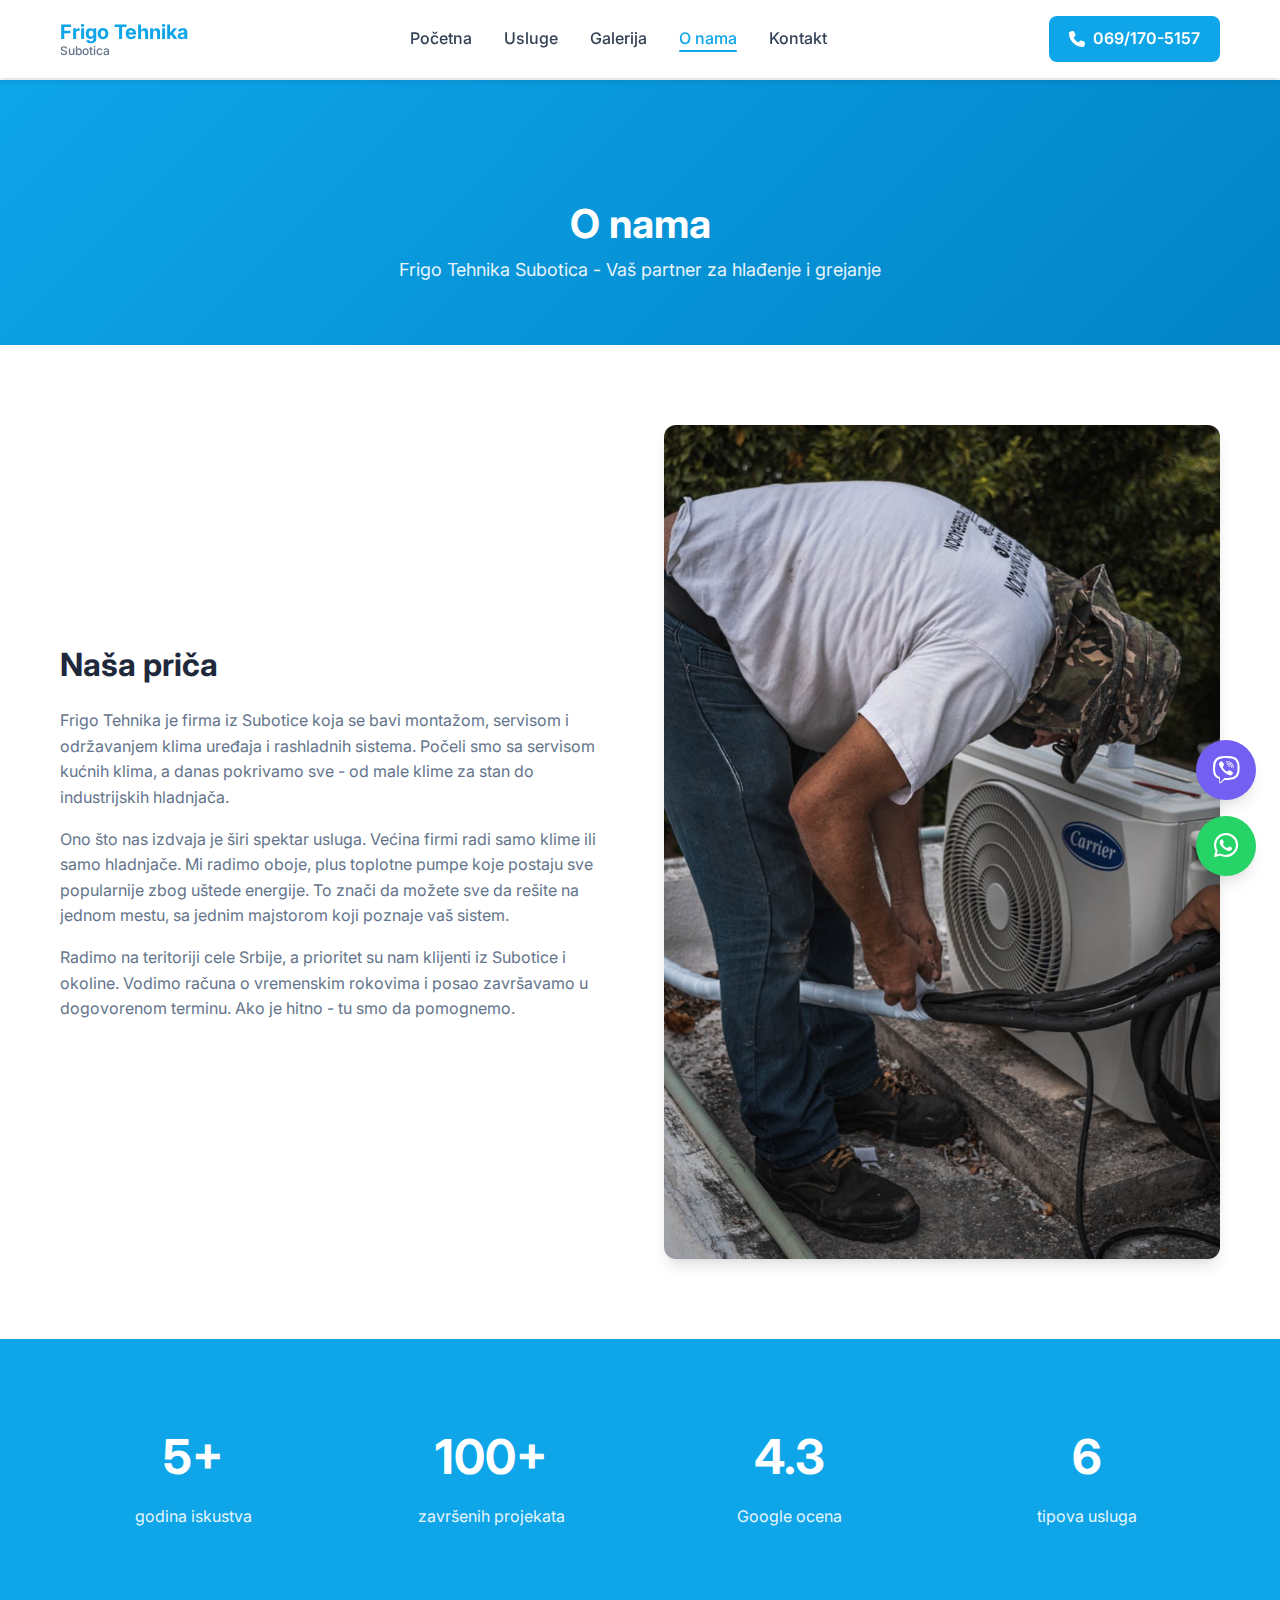
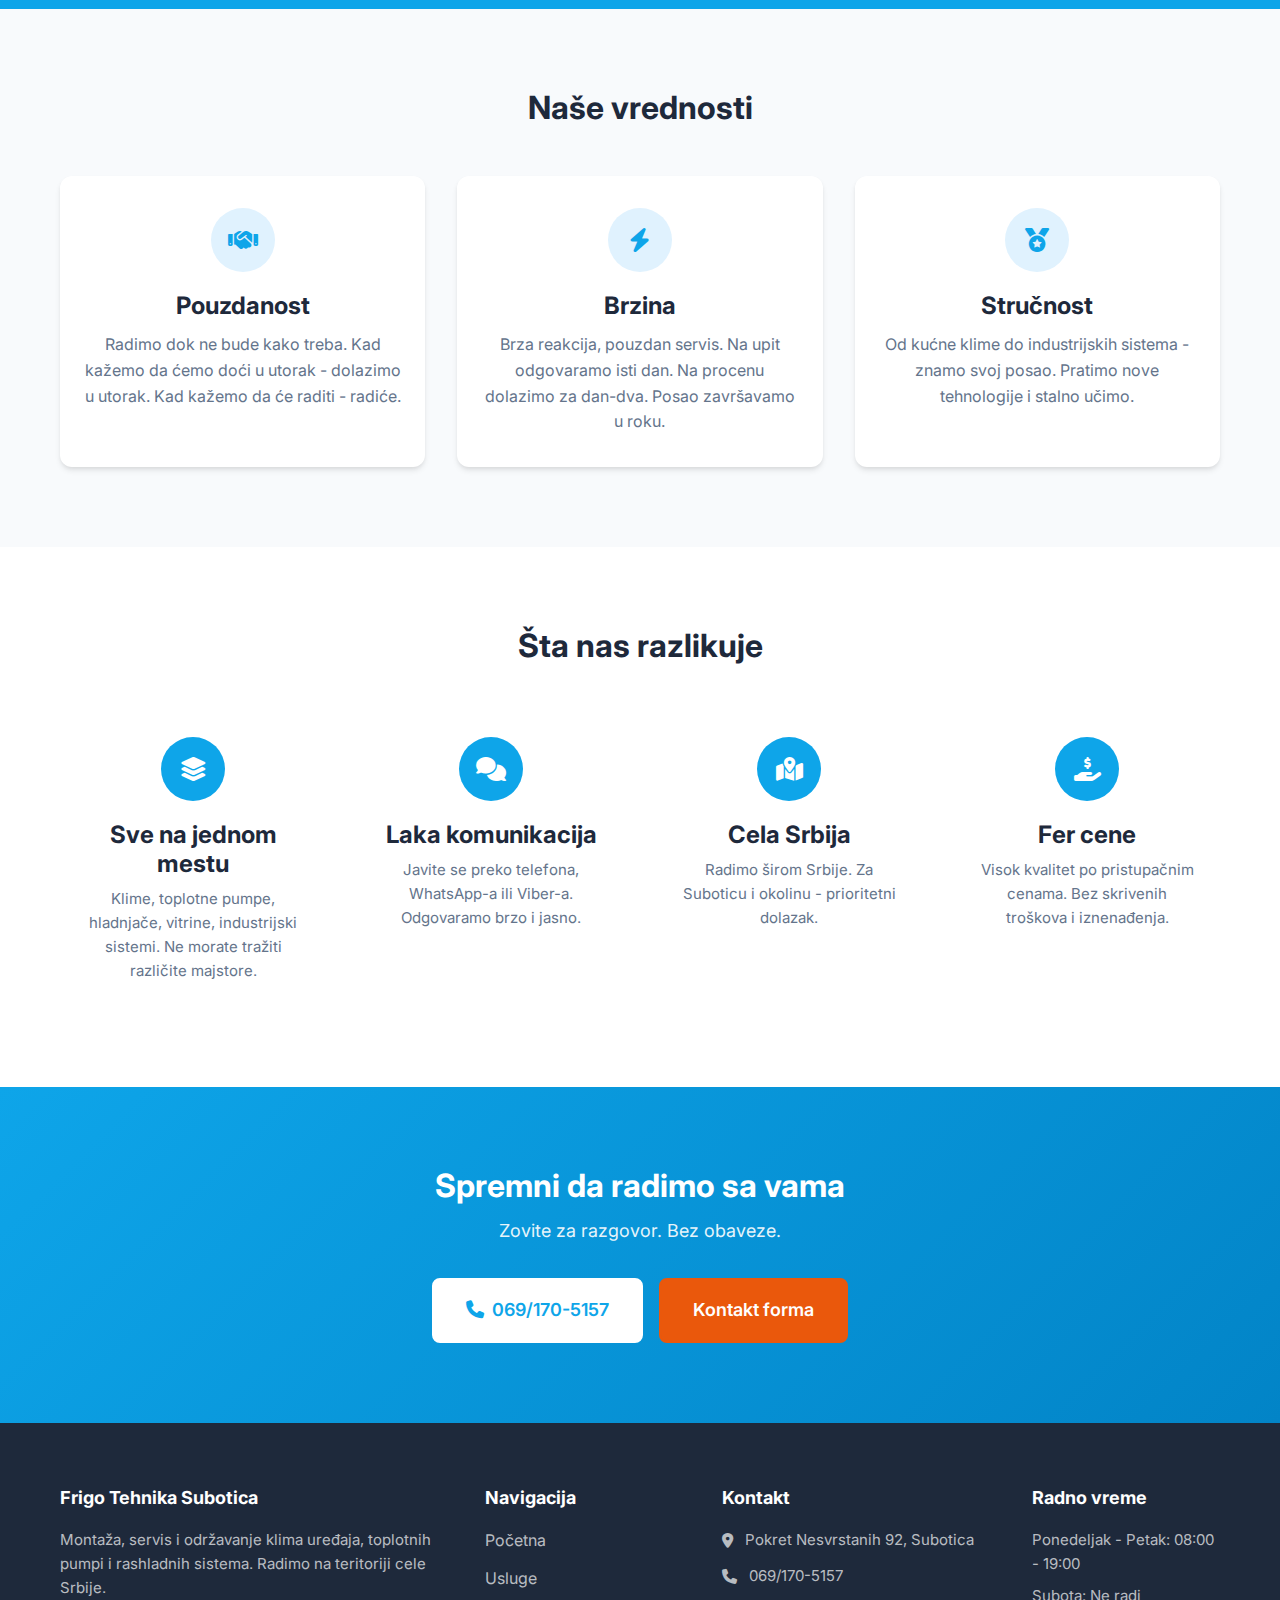
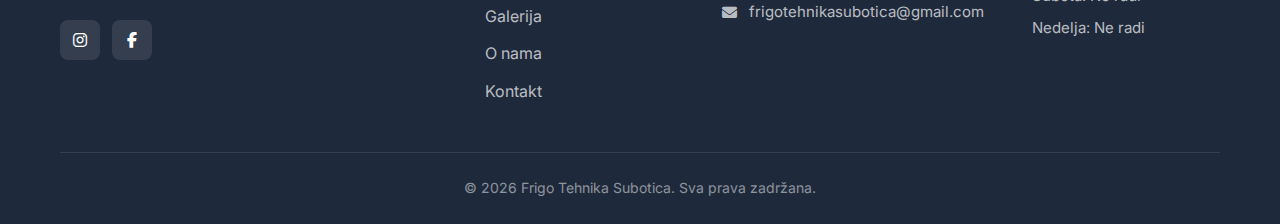
<file: o-nama.html>
<!DOCTYPE html>
<html lang="sr">
<head>
    <meta charset="UTF-8">
    <meta name="viewport" content="width=device-width, initial-scale=1.0">
    <meta name="description" content="O nama - Frigo Tehnika Subotica. 5+ godina iskustva u montaži i servisu klima uređaja, toplotnih pumpi i rashladnih sistema.">
    <title>O nama | Frigo Tehnika - Klima uređaji i rashladni sistemi Subotica</title>
    <link rel="preconnect" href="https://fonts.googleapis.com">
    <link rel="preconnect" href="https://fonts.gstatic.com" crossorigin>
    <link href="https://fonts.googleapis.com/css2?family=Inter:wght@400;500;600;700;800&display=swap" rel="stylesheet">
    <link rel="stylesheet" href="https://cdnjs.cloudflare.com/ajax/libs/font-awesome/6.4.0/css/all.min.css">
    <link rel="stylesheet" href="css/style.css">
</head>
<body>

    <!-- HEADER -->
    <header>
        <div class="container">
            <div class="header-content">
                <a href="index.html" class="logo">
                    <div class="logo-text">
                        Frigo Tehnika
                        <span>Subotica</span>
                    </div>
                </a>
                <nav>
                    <ul class="nav-links">
                        <li><a href="index.html">Početna</a></li>
                        <li><a href="usluge.html">Usluge</a></li>
                        <li><a href="galerija.html">Galerija</a></li>
                        <li><a href="o-nama.html" class="active">O nama</a></li>
                        <li><a href="kontakt.html">Kontakt</a></li>
                    </ul>
                </nav>
                <div class="header-cta">
                    <a href="tel:+381691705157" class="phone-btn">
                        <i class="fas fa-phone"></i> 069/170-5157
                    </a>
                </div>
                <button class="hamburger" aria-label="Meni"><span></span><span></span><span></span></button>
            </div>
        </div>
    </header>

    <!-- PAGE HERO -->
    <section class="page-hero">
        <div class="container">
            <h1>O nama</h1>
            <p>Frigo Tehnika Subotica - Vaš partner za hlađenje i grejanje</p>
        </div>
    </section>

    <!-- ABOUT CONTENT -->
    <section class="section about-section">
        <div class="container">
            <div class="about-grid">
                <div class="about-content">
                    <h2>Naša priča</h2>
                    <p>Frigo Tehnika je firma iz Subotice koja se bavi montažom, servisom i održavanjem klima uređaja i rashladnih sistema. Počeli smo sa servisom kućnih klima, a danas pokrivamo sve - od male klime za stan do industrijskih hladnjača.</p>
                    <p>Ono što nas izdvaja je širi spektar usluga. Većina firmi radi samo klime ili samo hladnjače. Mi radimo oboje, plus toplotne pumpe koje postaju sve popularnije zbog uštede energije. To znači da možete sve da rešite na jednom mestu, sa jednim majstorom koji poznaje vaš sistem.</p>
                    <p>Radimo na teritoriji cele Srbije, a prioritet su nam klijenti iz Subotice i okoline. Vodimo računa o vremenskim rokovima i posao završavamo u dogovorenom terminu. Ako je hitno - tu smo da pomognemo.</p>
                </div>

                <div class="about-image">
                    <img src="images/stock_02.jpg" alt="Frigo Tehnika tim" loading="lazy">
                </div>
            </div>
        </div>
    </section>

    <!-- BROJKE -->
    <section class="section stats-section">
        <div class="container">
            <div class="stats-grid">
                <div class="stat-item">
                    <span class="stat-number">5+</span>
                    <span class="stat-label">godina iskustva</span>
                </div>
                <div class="stat-item">
                    <span class="stat-number">100+</span>
                    <span class="stat-label">završenih projekata</span>
                </div>
                <div class="stat-item">
                    <span class="stat-number">4.3</span>
                    <span class="stat-label">Google ocena</span>
                </div>
                <div class="stat-item">
                    <span class="stat-number">6</span>
                    <span class="stat-label">tipova usluga</span>
                </div>
            </div>
        </div>
    </section>

    <!-- VREDNOSTI -->
    <section class="section values-section" style="background: var(--gray-100);">
        <div class="container">
            <div class="section-header">
                <h2>Naše vrednosti</h2>
            </div>

            <div class="values-grid">
                <div class="value-item">
                    <div class="value-icon"><i class="fas fa-handshake"></i></div>
                    <h3>Pouzdanost</h3>
                    <p>Radimo dok ne bude kako treba. Kad kažemo da ćemo doći u utorak - dolazimo u utorak. Kad kažemo da će raditi - radiće.</p>
                </div>

                <div class="value-item">
                    <div class="value-icon"><i class="fas fa-bolt"></i></div>
                    <h3>Brzina</h3>
                    <p>Brza reakcija, pouzdan servis. Na upit odgovaramo isti dan. Na procenu dolazimo za dan-dva. Posao završavamo u roku.</p>
                </div>

                <div class="value-item">
                    <div class="value-icon"><i class="fas fa-medal"></i></div>
                    <h3>Stručnost</h3>
                    <p>Od kućne klime do industrijskih sistema - znamo svoj posao. Pratimo nove tehnologije i stalno učimo.</p>
                </div>
            </div>
        </div>
    </section>

    <!-- ŠTA NAS RAZLIKUJE -->
    <section class="section">
        <div class="container">
            <div class="section-header">
                <h2>Šta nas razlikuje</h2>
            </div>

            <div class="why-grid">
                <div class="why-item">
                    <div class="why-icon">
                        <i class="fas fa-layer-group"></i>
                    </div>
                    <h3>Sve na jednom mestu</h3>
                    <p>Klime, toplotne pumpe, hladnjače, vitrine, industrijski sistemi. Ne morate tražiti različite majstore.</p>
                </div>

                <div class="why-item">
                    <div class="why-icon">
                        <i class="fas fa-comments"></i>
                    </div>
                    <h3>Laka komunikacija</h3>
                    <p>Javite se preko telefona, WhatsApp-a ili Viber-a. Odgovaramo brzo i jasno.</p>
                </div>

                <div class="why-item">
                    <div class="why-icon">
                        <i class="fas fa-map-marked-alt"></i>
                    </div>
                    <h3>Cela Srbija</h3>
                    <p>Radimo širom Srbije. Za Suboticu i okolinu - prioritetni dolazak.</p>
                </div>

                <div class="why-item">
                    <div class="why-icon">
                        <i class="fas fa-hand-holding-usd"></i>
                    </div>
                    <h3>Fer cene</h3>
                    <p>Visok kvalitet po pristupačnim cenama. Bez skrivenih troškova i iznenađenja.</p>
                </div>
            </div>
        </div>
    </section>

    <!-- CTA -->
    <section class="section cta">
        <div class="container">
            <div class="cta-content">
                <h2>Spremni da radimo sa vama</h2>
                <p>Zovite za razgovor. Bez obaveze.</p>
                <div class="cta-buttons">
                    <a href="tel:+381691705157" class="btn btn-white btn-lg">
                        <i class="fas fa-phone"></i> 069/170-5157
                    </a>
                    <a href="kontakt.html" class="btn btn-accent btn-lg">
                        Kontakt forma
                    </a>
                </div>
            </div>
        </div>
    </section>

    <!-- FOOTER -->
    <footer>
        <div class="container">
            <div class="footer-grid">
                <div class="footer-about">
                    <h4>Frigo Tehnika Subotica</h4>
                    <p>Montaža, servis i održavanje klima uređaja, toplotnih pumpi i rashladnih sistema. Radimo na teritoriji cele Srbije.</p>
                    <div class="footer-social">
                        <a href="https://www.instagram.com/frigotehnika/" target="_blank" rel="noopener" aria-label="Instagram">
                            <i class="fab fa-instagram"></i>
                        </a>
                        <a href="https://www.facebook.com/profile.php?id=61550596498498" target="_blank" rel="noopener" aria-label="Facebook">
                            <i class="fab fa-facebook-f"></i>
                        </a>
                    </div>
                </div>

                <div class="footer-links">
                    <h4>Navigacija</h4>
                    <ul>
                        <li><a href="index.html">Početna</a></li>
                        <li><a href="usluge.html">Usluge</a></li>
                        <li><a href="galerija.html">Galerija</a></li>
                        <li><a href="o-nama.html">O nama</a></li>
                        <li><a href="kontakt.html">Kontakt</a></li>
                    </ul>
                </div>

                <div class="footer-contact">
                    <h4>Kontakt</h4>
                    <p><i class="fas fa-map-marker-alt"></i> Pokret Nesvrstanih 92, Subotica</p>
                    <p><i class="fas fa-phone"></i> <a href="tel:+381691705157">069/170-5157</a></p>
                    <p><i class="fas fa-envelope"></i> <a href="mailto:frigotehnikasubotica@gmail.com">frigotehnikasubotica@gmail.com</a></p>
                </div>

                <div class="footer-hours">
                    <h4>Radno vreme</h4>
                    <p>Ponedeljak - Petak: 08:00 - 19:00</p>
                    <p>Subota: Ne radi</p>
                    <p>Nedelja: Ne radi</p>
                </div>
            </div>

            <div class="footer-bottom">
                <p>&copy; <span class="current-year">2024</span> Frigo Tehnika Subotica. Sva prava zadržana.</p>
            </div>
        </div>
    </footer>

    <!-- WHATSAPP FLOAT -->
    <a href="https://wa.me/381691705157?text=Zdravo,%20zanima%20me..." class="whatsapp-float" aria-label="Pišite na WhatsApp">
        <i class="fab fa-whatsapp"></i>
    </a>

    <!-- VIBER FLOAT -->
    <a href="viber://chat?number=%2B381691705157" class="viber-float" aria-label="Pišite na Viber">
        <i class="fab fa-viber"></i>
    </a>

    <!-- CALL FLOAT -->
    <a href="tel:+381691705157" class="call-float" aria-label="Pozovite">
        <i class="fas fa-phone"></i>
    </a>

    <script src="js/main.js"></script>
</body>
</html>
</file>
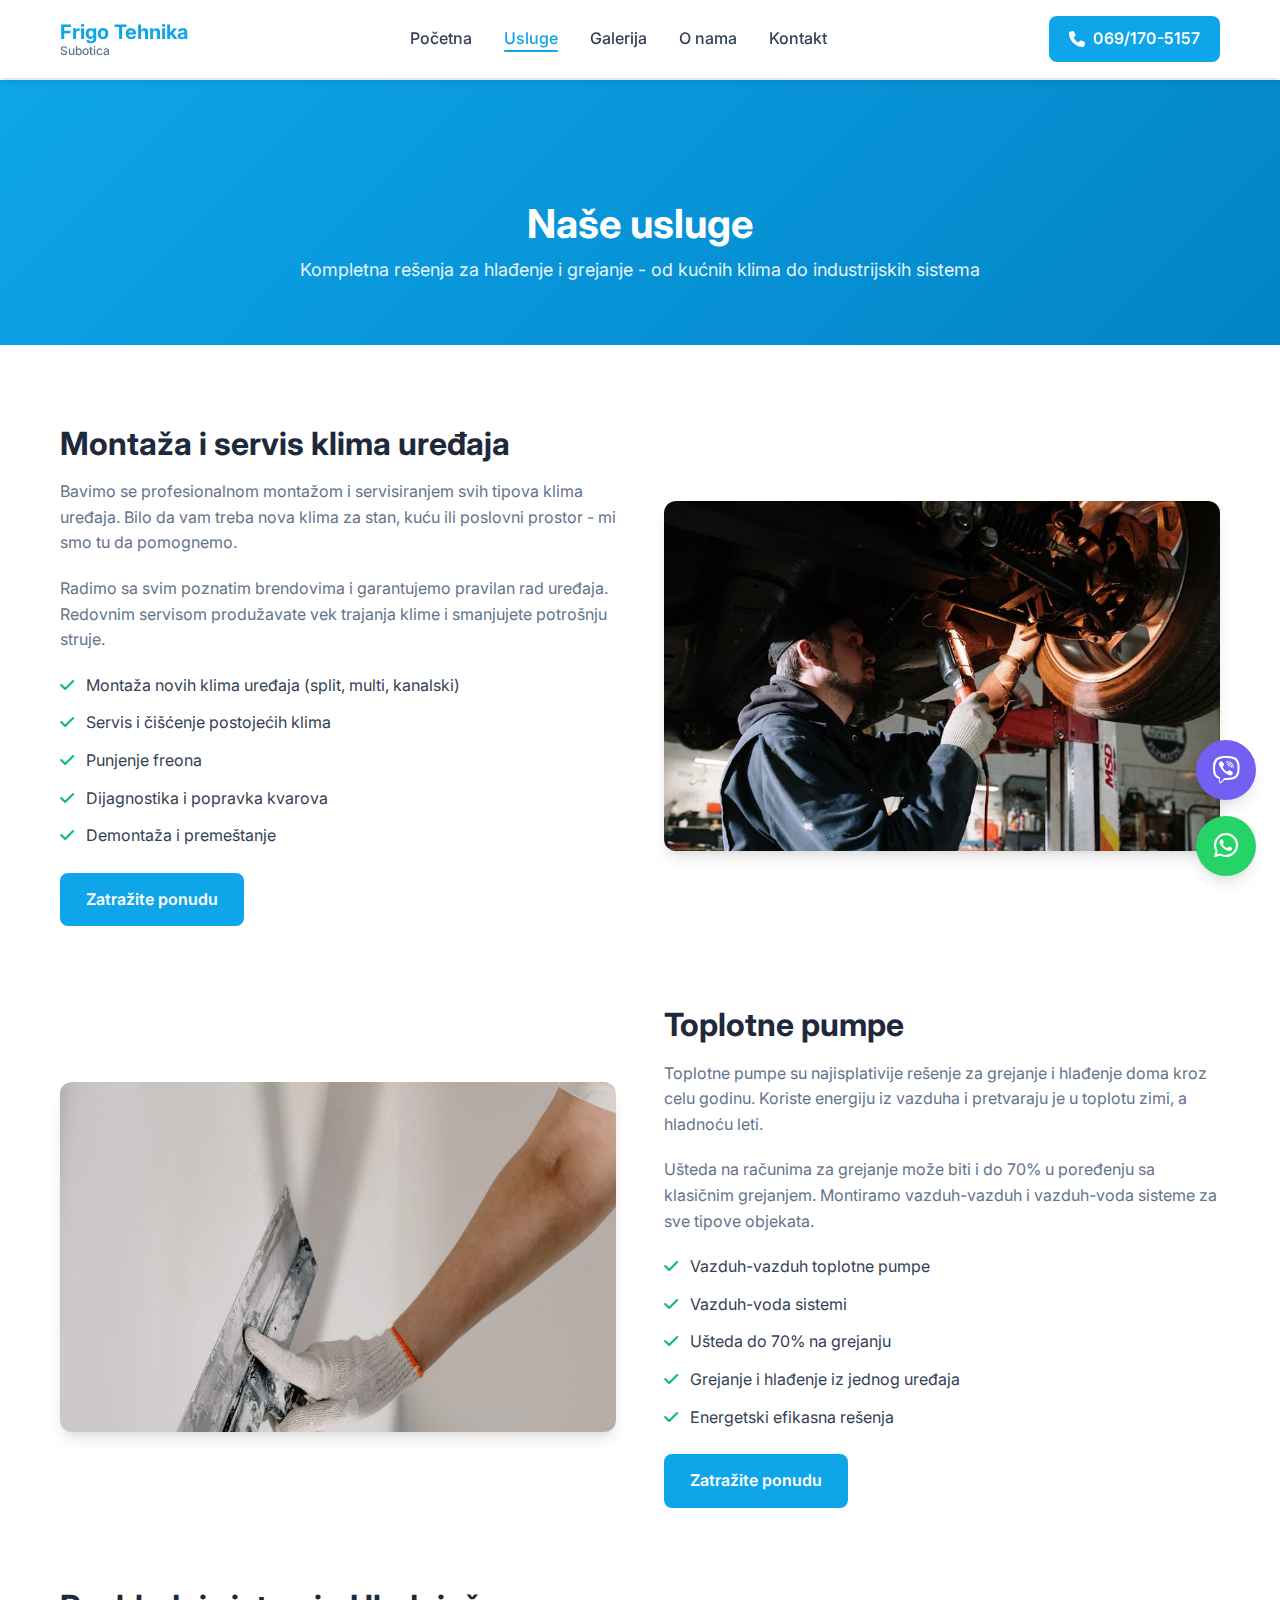
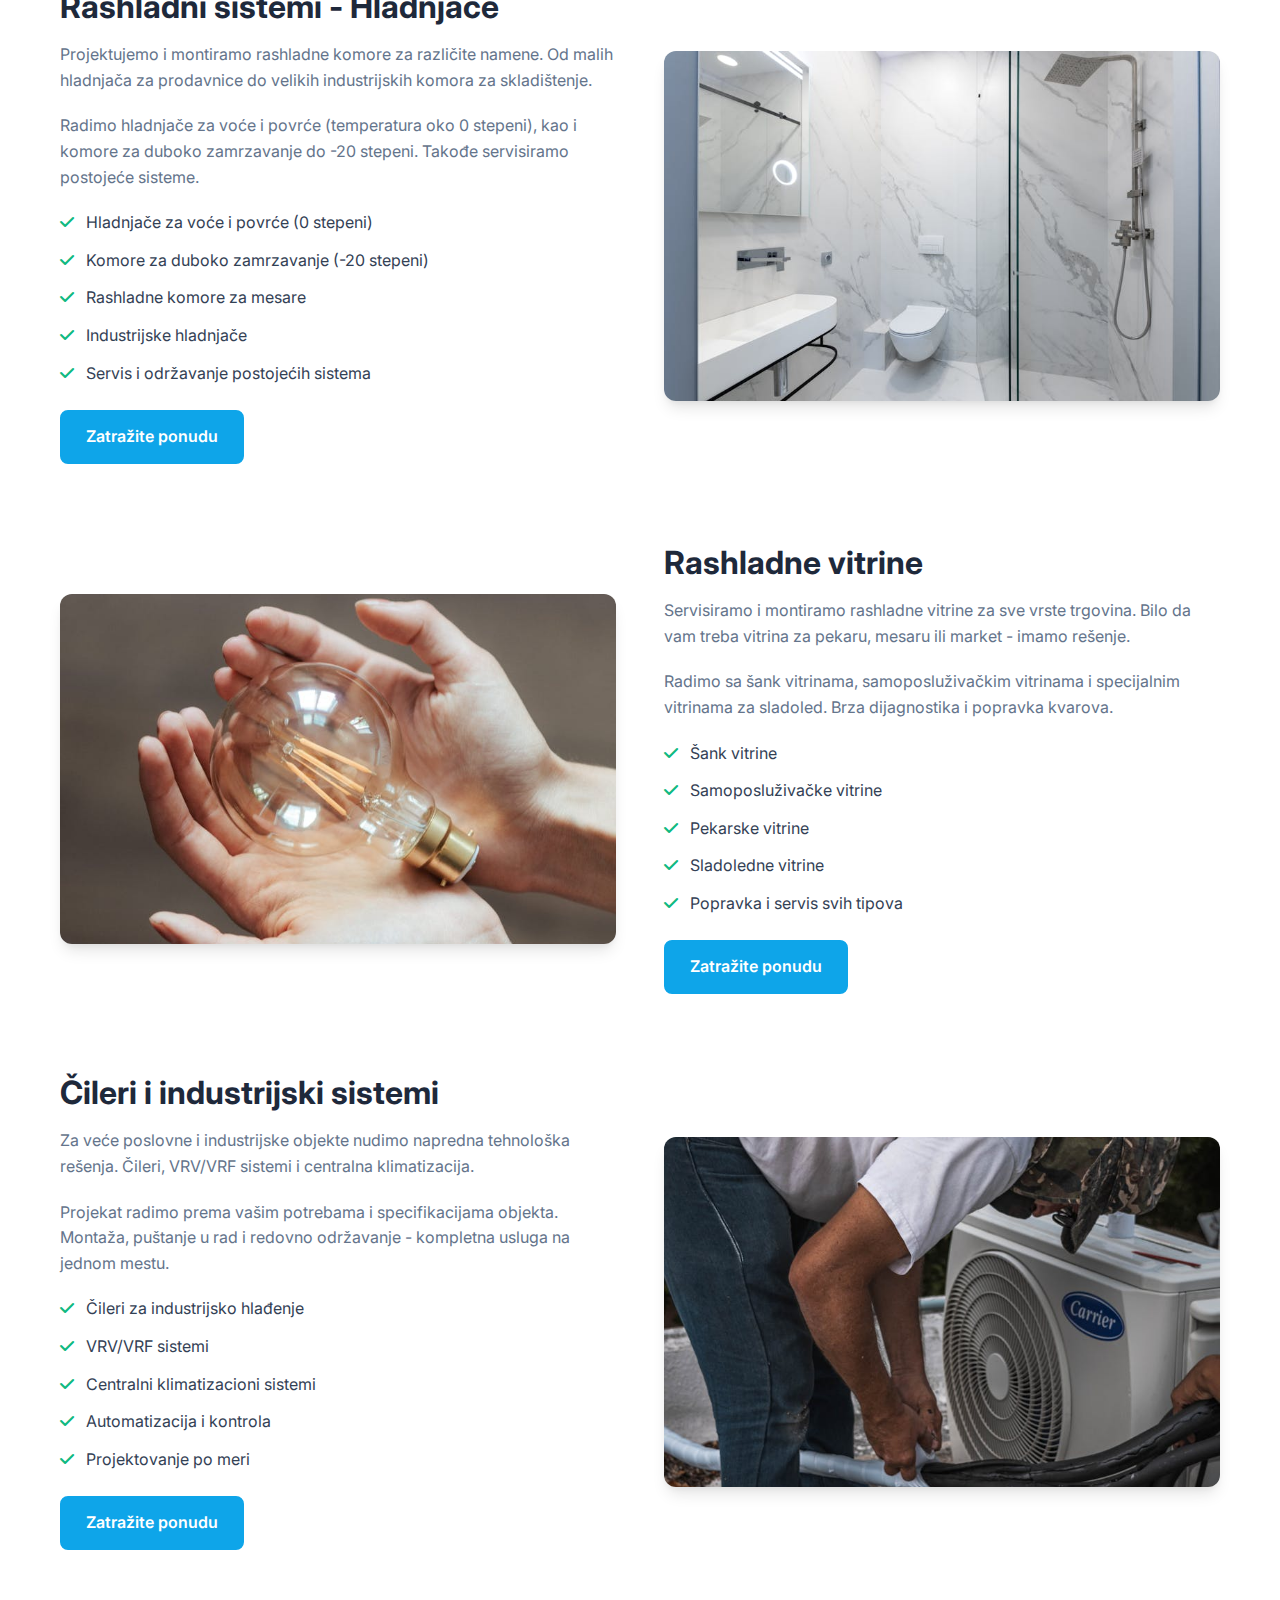
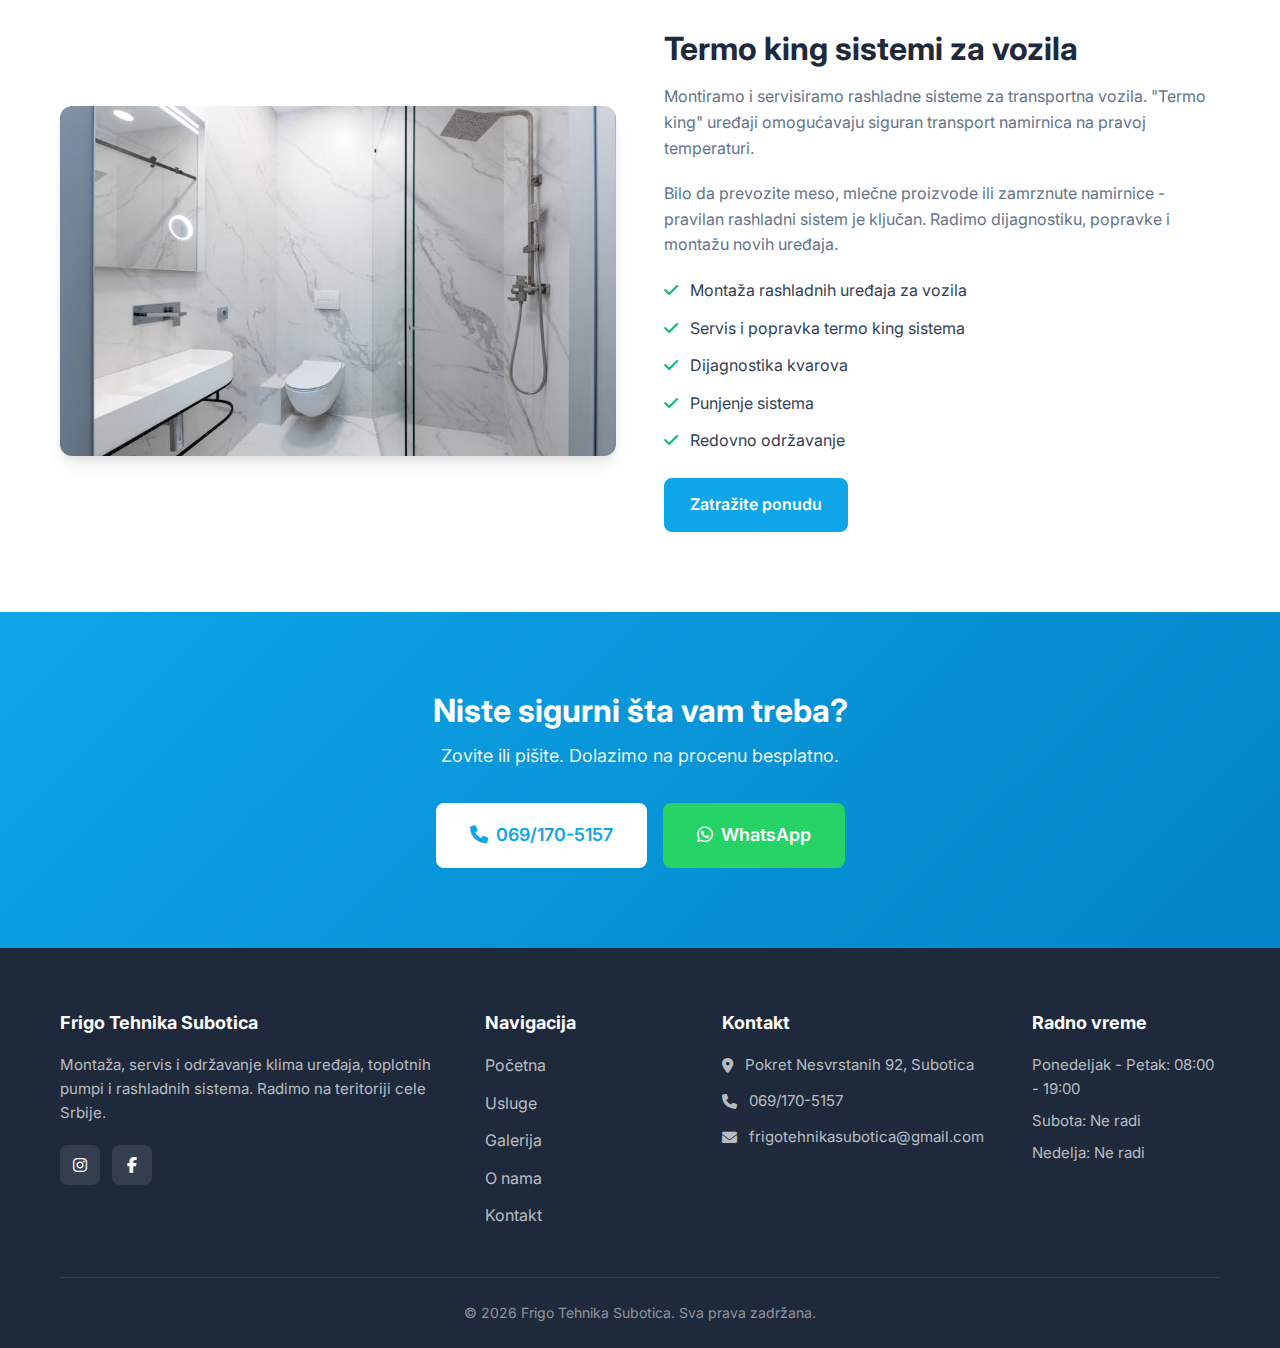
<file: usluge.html>
<!DOCTYPE html>
<html lang="sr">
<head>
    <meta charset="UTF-8">
    <meta name="viewport" content="width=device-width, initial-scale=1.0">
    <meta name="description" content="Frigo Tehnika usluge: montaža klima uređaja, toplotne pumpe, hladnjače, rashladne vitrine, industrijski sistemi. Subotica i cela Srbija.">
    <title>Usluge | Frigo Tehnika - Klima uređaji i rashladni sistemi Subotica</title>
    <link rel="preconnect" href="https://fonts.googleapis.com">
    <link rel="preconnect" href="https://fonts.gstatic.com" crossorigin>
    <link href="https://fonts.googleapis.com/css2?family=Inter:wght@400;500;600;700;800&display=swap" rel="stylesheet">
    <link rel="stylesheet" href="https://cdnjs.cloudflare.com/ajax/libs/font-awesome/6.4.0/css/all.min.css">
    <link rel="stylesheet" href="css/style.css">
</head>
<body>

    <!-- HEADER -->
    <header>
        <div class="container">
            <div class="header-content">
                <a href="index.html" class="logo">
                    <div class="logo-text">
                        Frigo Tehnika
                        <span>Subotica</span>
                    </div>
                </a>
                <nav>
                    <ul class="nav-links">
                        <li><a href="index.html">Početna</a></li>
                        <li><a href="usluge.html" class="active">Usluge</a></li>
                        <li><a href="galerija.html">Galerija</a></li>
                        <li><a href="o-nama.html">O nama</a></li>
                        <li><a href="kontakt.html">Kontakt</a></li>
                    </ul>
                </nav>
                <div class="header-cta">
                    <a href="tel:+381691705157" class="phone-btn">
                        <i class="fas fa-phone"></i> 069/170-5157
                    </a>
                </div>
                <button class="hamburger" aria-label="Meni">
                    <span></span><span></span><span></span>
                </button>
            </div>
        </div>
    </header>

    <!-- PAGE HERO -->
    <section class="page-hero">
        <div class="container">
            <h1>Naše usluge</h1>
            <p>Kompletna rešenja za hlađenje i grejanje - od kućnih klima do industrijskih sistema</p>
        </div>
    </section>

    <!-- USLUGE DETALJNO -->
    <section class="section services-detail">
        <div class="container">

            <!-- USLUGA 1: KLIMA UREĐAJI -->
            <div class="service-detail-item" id="klima">
                <div class="service-detail-content">
                    <h2>Montaža i servis klima uređaja</h2>
                    <p>Bavimo se profesionalnom montažom i servisiranjem svih tipova klima uređaja. Bilo da vam treba nova klima za stan, kuću ili poslovni prostor - mi smo tu da pomognemo.</p>
                    <p>Radimo sa svim poznatim brendovima i garantujemo pravilan rad uređaja. Redovnim servisom produžavate vek trajanja klime i smanjujete potrošnju struje.</p>
                    <ul class="service-features">
                        <li><i class="fas fa-check"></i> Montaža novih klima uređaja (split, multi, kanalski)</li>
                        <li><i class="fas fa-check"></i> Servis i čišćenje postojećih klima</li>
                        <li><i class="fas fa-check"></i> Punjenje freona</li>
                        <li><i class="fas fa-check"></i> Dijagnostika i popravka kvarova</li>
                        <li><i class="fas fa-check"></i> Demontaža i premeštanje</li>
                    </ul>
                    <a href="kontakt.html" class="btn btn-primary">Zatražite ponudu</a>
                </div>
                <div class="service-detail-image">
                    <img src="images/stock_01.jpg" alt="Montaža klima uređaja" loading="lazy">
                </div>
            </div>

            <!-- USLUGA 2: TOPLOTNE PUMPE -->
            <div class="service-detail-item reverse" id="toplotne-pumpe">
                <div class="service-detail-content">
                    <h2>Toplotne pumpe</h2>
                    <p>Toplotne pumpe su najisplativije rešenje za grejanje i hlađenje doma kroz celu godinu. Koriste energiju iz vazduha i pretvaraju je u toplotu zimi, a hladnoću leti.</p>
                    <p>Ušteda na računima za grejanje može biti i do 70% u poređenju sa klasičnim grejanjem. Montiramo vazduh-vazduh i vazduh-voda sisteme za sve tipove objekata.</p>
                    <ul class="service-features">
                        <li><i class="fas fa-check"></i> Vazduh-vazduh toplotne pumpe</li>
                        <li><i class="fas fa-check"></i> Vazduh-voda sistemi</li>
                        <li><i class="fas fa-check"></i> Ušteda do 70% na grejanju</li>
                        <li><i class="fas fa-check"></i> Grejanje i hlađenje iz jednog uređaja</li>
                        <li><i class="fas fa-check"></i> Energetski efikasna rešenja</li>
                    </ul>
                    <a href="kontakt.html" class="btn btn-primary">Zatražite ponudu</a>
                </div>
                <div class="service-detail-image">
                    <img src="images/stock_04.jpg" alt="Toplotna pumpa" loading="lazy">
                </div>
            </div>

            <!-- USLUGA 3: HLADNJAČE -->
            <div class="service-detail-item" id="hladnjace">
                <div class="service-detail-content">
                    <h2>Rashladni sistemi - Hladnjače</h2>
                    <p>Projektujemo i montiramo rashladne komore za različite namene. Od malih hladnjača za prodavnice do velikih industrijskih komora za skladištenje.</p>
                    <p>Radimo hladnjače za voće i povrće (temperatura oko 0 stepeni), kao i komore za duboko zamrzavanje do -20 stepeni. Takođe servisiramo postojeće sisteme.</p>
                    <ul class="service-features">
                        <li><i class="fas fa-check"></i> Hladnjače za voće i povrće (0 stepeni)</li>
                        <li><i class="fas fa-check"></i> Komore za duboko zamrzavanje (-20 stepeni)</li>
                        <li><i class="fas fa-check"></i> Rashladne komore za mesare</li>
                        <li><i class="fas fa-check"></i> Industrijske hladnjače</li>
                        <li><i class="fas fa-check"></i> Servis i održavanje postojećih sistema</li>
                    </ul>
                    <a href="kontakt.html" class="btn btn-primary">Zatražite ponudu</a>
                </div>
                <div class="service-detail-image">
                    <img src="images/stock_05.jpg" alt="Rashladna komora - hladnjača" loading="lazy">
                </div>
            </div>

            <!-- USLUGA 4: RASHLADNE VITRINE -->
            <div class="service-detail-item reverse" id="vitrine">
                <div class="service-detail-content">
                    <h2>Rashladne vitrine</h2>
                    <p>Servisiramo i montiramo rashladne vitrine za sve vrste trgovina. Bilo da vam treba vitrina za pekaru, mesaru ili market - imamo rešenje.</p>
                    <p>Radimo sa šank vitrinama, samoposluživačkim vitrinama i specijalnim vitrinama za sladoled. Brza dijagnostika i popravka kvarova.</p>
                    <ul class="service-features">
                        <li><i class="fas fa-check"></i> Šank vitrine</li>
                        <li><i class="fas fa-check"></i> Samoposluživačke vitrine</li>
                        <li><i class="fas fa-check"></i> Pekarske vitrine</li>
                        <li><i class="fas fa-check"></i> Sladoledne vitrine</li>
                        <li><i class="fas fa-check"></i> Popravka i servis svih tipova</li>
                    </ul>
                    <a href="kontakt.html" class="btn btn-primary">Zatražite ponudu</a>
                </div>
                <div class="service-detail-image">
                    <img src="images/stock_03.jpg" alt="Rashladna vitrina" loading="lazy">
                </div>
            </div>

            <!-- USLUGA 5: INDUSTRIJSKI SISTEMI -->
            <div class="service-detail-item" id="industrijski">
                <div class="service-detail-content">
                    <h2>Čileri i industrijski sistemi</h2>
                    <p>Za veće poslovne i industrijske objekte nudimo napredna tehnološka rešenja. Čileri, VRV/VRF sistemi i centralna klimatizacija.</p>
                    <p>Projekat radimo prema vašim potrebama i specifikacijama objekta. Montaža, puštanje u rad i redovno održavanje - kompletna usluga na jednom mestu.</p>
                    <ul class="service-features">
                        <li><i class="fas fa-check"></i> Čileri za industrijsko hlađenje</li>
                        <li><i class="fas fa-check"></i> VRV/VRF sistemi</li>
                        <li><i class="fas fa-check"></i> Centralni klimatizacioni sistemi</li>
                        <li><i class="fas fa-check"></i> Automatizacija i kontrola</li>
                        <li><i class="fas fa-check"></i> Projektovanje po meri</li>
                    </ul>
                    <a href="kontakt.html" class="btn btn-primary">Zatražite ponudu</a>
                </div>
                <div class="service-detail-image">
                    <img src="images/stock_02.jpg" alt="Industrijski rashladni sistem" loading="lazy">
                </div>
            </div>

            <!-- USLUGA 6: TERMO KING -->
            <div class="service-detail-item reverse" id="termo-king">
                <div class="service-detail-content">
                    <h2>Termo king sistemi za vozila</h2>
                    <p>Montiramo i servisiramo rashladne sisteme za transportna vozila. "Termo king" uređaji omogućavaju siguran transport namirnica na pravoj temperaturi.</p>
                    <p>Bilo da prevozite meso, mlečne proizvode ili zamrznute namirnice - pravilan rashladni sistem je ključan. Radimo dijagnostiku, popravke i montažu novih uređaja.</p>
                    <ul class="service-features">
                        <li><i class="fas fa-check"></i> Montaža rashladnih uređaja za vozila</li>
                        <li><i class="fas fa-check"></i> Servis i popravka termo king sistema</li>
                        <li><i class="fas fa-check"></i> Dijagnostika kvarova</li>
                        <li><i class="fas fa-check"></i> Punjenje sistema</li>
                        <li><i class="fas fa-check"></i> Redovno održavanje</li>
                    </ul>
                    <a href="kontakt.html" class="btn btn-primary">Zatražite ponudu</a>
                </div>
                <div class="service-detail-image">
                    <img src="images/stock_05.jpg" alt="Termo king rashladni sistem" loading="lazy">
                </div>
            </div>

        </div>
    </section>

    <!-- CTA -->
    <section class="section cta">
        <div class="container">
            <div class="cta-content">
                <h2>Niste sigurni šta vam treba?</h2>
                <p>Zovite ili pišite. Dolazimo na procenu besplatno.</p>
                <div class="cta-buttons">
                    <a href="tel:+381691705157" class="btn btn-white btn-lg">
                        <i class="fas fa-phone"></i> 069/170-5157
                    </a>
                    <a href="https://wa.me/381691705157?text=Zdravo,%20zanima%20me..." class="btn btn-whatsapp btn-lg">
                        <i class="fab fa-whatsapp"></i> WhatsApp
                    </a>
                </div>
            </div>
        </div>
    </section>

    <!-- FOOTER -->
    <footer>
        <div class="container">
            <div class="footer-grid">
                <div class="footer-about">
                    <h4>Frigo Tehnika Subotica</h4>
                    <p>Montaža, servis i održavanje klima uređaja, toplotnih pumpi i rashladnih sistema. Radimo na teritoriji cele Srbije.</p>
                    <div class="footer-social">
                        <a href="https://www.instagram.com/frigotehnika/" target="_blank" rel="noopener" aria-label="Instagram">
                            <i class="fab fa-instagram"></i>
                        </a>
                        <a href="https://www.facebook.com/profile.php?id=61550596498498" target="_blank" rel="noopener" aria-label="Facebook">
                            <i class="fab fa-facebook-f"></i>
                        </a>
                    </div>
                </div>

                <div class="footer-links">
                    <h4>Navigacija</h4>
                    <ul>
                        <li><a href="index.html">Početna</a></li>
                        <li><a href="usluge.html">Usluge</a></li>
                        <li><a href="galerija.html">Galerija</a></li>
                        <li><a href="o-nama.html">O nama</a></li>
                        <li><a href="kontakt.html">Kontakt</a></li>
                    </ul>
                </div>

                <div class="footer-contact">
                    <h4>Kontakt</h4>
                    <p><i class="fas fa-map-marker-alt"></i> Pokret Nesvrstanih 92, Subotica</p>
                    <p><i class="fas fa-phone"></i> <a href="tel:+381691705157">069/170-5157</a></p>
                    <p><i class="fas fa-envelope"></i> <a href="mailto:frigotehnikasubotica@gmail.com">frigotehnikasubotica@gmail.com</a></p>
                </div>

                <div class="footer-hours">
                    <h4>Radno vreme</h4>
                    <p>Ponedeljak - Petak: 08:00 - 19:00</p>
                    <p>Subota: Ne radi</p>
                    <p>Nedelja: Ne radi</p>
                </div>
            </div>

            <div class="footer-bottom">
                <p>&copy; <span class="current-year">2024</span> Frigo Tehnika Subotica. Sva prava zadržana.</p>
            </div>
        </div>
    </footer>

    <!-- WHATSAPP FLOAT -->
    <a href="https://wa.me/381691705157?text=Zdravo,%20zanima%20me..." class="whatsapp-float" aria-label="Pišite na WhatsApp">
        <i class="fab fa-whatsapp"></i>
    </a>

    <!-- VIBER FLOAT -->
    <a href="viber://chat?number=%2B381691705157" class="viber-float" aria-label="Pišite na Viber">
        <i class="fab fa-viber"></i>
    </a>

    <!-- CALL FLOAT -->
    <a href="tel:+381691705157" class="call-float" aria-label="Pozovite">
        <i class="fas fa-phone"></i>
    </a>

    <script src="js/main.js"></script>
</body>
</html>
</file>
<file: css/style.css>
/* =============================================
   CSS VARIABLES - FRIGO TEHNIKA
   ============================================= */
:root {
    --primary: #0EA5E9;
    --primary-dark: #0284C7;
    --primary-light: #E0F2FE;
    --secondary: #1E293B;
    --accent: #EA580C;
    --accent-light: #FFF7ED;
    --text: #334155;
    --text-light: #64748B;
    --white: #FFFFFF;
    --gray-100: #F8FAFC;
    --gray-200: #E2E8F0;
    --success: #10B981;
    --viber: #7360F2;
    --whatsapp: #25D366;

    --font-family: 'Inter', -apple-system, BlinkMacSystemFont, sans-serif;
    --container-max: 1200px;
    --header-height: 80px;
    --border-radius: 8px;
    --border-radius-lg: 12px;
    --shadow: 0 4px 6px -1px rgba(0,0,0,0.1), 0 2px 4px -1px rgba(0,0,0,0.06);
    --shadow-lg: 0 10px 15px -3px rgba(0,0,0,0.1), 0 4px 6px -2px rgba(0,0,0,0.05);
    --transition: 0.3s ease;
}

/* =============================================
   RESET & BASE
   ============================================= */
*, *::before, *::after {
    margin: 0;
    padding: 0;
    box-sizing: border-box;
}

html {
    scroll-behavior: smooth;
    -webkit-text-size-adjust: 100%;
}

body {
    font-family: var(--font-family);
    font-size: 16px;
    line-height: 1.6;
    color: var(--text);
    background: var(--white);
    -webkit-font-smoothing: antialiased;
}

img {
    max-width: 100%;
    height: auto;
    display: block;
}

a {
    color: inherit;
    text-decoration: none;
}

ul, ol {
    list-style: none;
}

/* =============================================
   TYPOGRAPHY
   ============================================= */
h1, h2, h3, h4, h5, h6 {
    font-weight: 700;
    color: var(--secondary);
    line-height: 1.2;
}

h1 { font-size: 2.5rem; }
h2 { font-size: 2rem; margin-bottom: 1rem; }
h3 { font-size: 1.5rem; }
h4 { font-size: 1.25rem; }

@media (max-width: 768px) {
    h1 { font-size: 1.875rem; }
    h2 { font-size: 1.5rem; }
    h3 { font-size: 1.25rem; }
}

/* =============================================
   LAYOUT
   ============================================= */
.container {
    max-width: var(--container-max);
    margin: 0 auto;
    padding: 0 20px;
}

.section {
    padding: 80px 0;
}

@media (max-width: 768px) {
    .section {
        padding: 60px 0;
    }
}

.section-header {
    text-align: center;
    margin-bottom: 48px;
}

.section-subtitle {
    color: var(--text-light);
    font-size: 1.125rem;
    margin-top: 8px;
}

/* =============================================
   BUTTONS
   ============================================= */
.btn {
    display: inline-flex;
    align-items: center;
    justify-content: center;
    gap: 8px;
    padding: 12px 24px;
    font-size: 1rem;
    font-weight: 600;
    border-radius: var(--border-radius);
    border: 2px solid transparent;
    cursor: pointer;
    transition: all var(--transition);
    text-decoration: none;
}

.btn-primary {
    background: var(--primary);
    color: var(--white);
    border-color: var(--primary);
}

.btn-primary:hover {
    background: var(--primary-dark);
    border-color: var(--primary-dark);
    transform: translateY(-2px);
    box-shadow: var(--shadow-lg);
}

.btn-secondary {
    background: transparent;
    color: var(--primary);
    border-color: var(--primary);
}

.btn-secondary:hover {
    background: var(--primary);
    color: var(--white);
}

.btn-accent {
    background: var(--accent);
    color: var(--white);
    border-color: var(--accent);
}

.btn-accent:hover {
    background: #C2410C;
    border-color: #C2410C;
    transform: translateY(-2px);
}

.btn-white {
    background: var(--white);
    color: var(--primary);
    border-color: var(--white);
}

.btn-white:hover {
    background: var(--gray-100);
}

.btn-viber {
    background: var(--viber);
    color: var(--white);
    border-color: var(--viber);
}

.btn-viber:hover {
    background: #5a4bc7;
    border-color: #5a4bc7;
}

.btn-whatsapp {
    background: var(--whatsapp);
    color: var(--white);
    border-color: var(--whatsapp);
}

.btn-whatsapp:hover {
    background: #1da851;
    border-color: #1da851;
}

.btn-lg {
    padding: 16px 32px;
    font-size: 1.125rem;
}

.btn-block {
    width: 100%;
}

/* =============================================
   HEADER
   ============================================= */
header {
    position: fixed;
    top: 0;
    left: 0;
    right: 0;
    background: var(--white);
    box-shadow: var(--shadow);
    z-index: 1000;
    padding: 16px 0;
    transition: all var(--transition);
}

.header-content {
    display: flex;
    align-items: center;
    justify-content: space-between;
}

.logo {
    display: flex;
    align-items: center;
    gap: 12px;
}

.logo img {
    height: 48px;
    width: auto;
}

.logo-text {
    font-size: 1.25rem;
    font-weight: 700;
    color: var(--primary);
    line-height: 1.2;
}

.logo-text span {
    display: block;
    font-size: 0.75rem;
    font-weight: 500;
    color: var(--text-light);
}

.nav-links {
    display: flex;
    gap: 32px;
}

.nav-links a {
    font-weight: 500;
    color: var(--text);
    transition: color var(--transition);
    position: relative;
}

.nav-links a:hover,
.nav-links a.active {
    color: var(--primary);
}

.nav-links a.active::after {
    content: '';
    position: absolute;
    bottom: -4px;
    left: 0;
    right: 0;
    height: 2px;
    background: var(--primary);
    border-radius: 2px;
}

.header-cta {
    display: flex;
    align-items: center;
}

.phone-btn {
    display: inline-flex;
    align-items: center;
    gap: 8px;
    background: var(--primary);
    color: var(--white);
    padding: 10px 20px;
    border-radius: var(--border-radius);
    font-weight: 600;
    transition: all var(--transition);
}

.phone-btn:hover {
    background: var(--primary-dark);
}

.hamburger {
    display: none;
    flex-direction: column;
    gap: 5px;
    background: none;
    border: none;
    cursor: pointer;
    padding: 8px;
}

.hamburger span {
    width: 24px;
    height: 2px;
    background: var(--secondary);
    transition: all var(--transition);
}

.hamburger.active span:nth-child(1) {
    transform: rotate(45deg) translate(5px, 5px);
}

.hamburger.active span:nth-child(2) {
    opacity: 0;
}

.hamburger.active span:nth-child(3) {
    transform: rotate(-45deg) translate(5px, -5px);
}

@media (max-width: 768px) {
    .nav-links {
        display: none;
        position: absolute;
        top: 100%;
        left: 0;
        right: 0;
        background: var(--white);
        flex-direction: column;
        padding: 24px;
        gap: 16px;
        box-shadow: var(--shadow-lg);
    }

    .nav-links.active {
        display: flex;
    }

    .hamburger {
        display: flex;
    }

    .header-cta .phone-btn {
        display: none;
    }
}

/* =============================================
   HERO
   ============================================= */
.hero {
    min-height: 100vh;
    display: flex;
    align-items: center;
    background-size: cover;
    background-position: center;
    position: relative;
    margin-top: var(--header-height);
    padding: 80px 0;
}

.hero-overlay {
    position: absolute;
    top: 0;
    left: 0;
    right: 0;
    bottom: 0;
    background: linear-gradient(135deg, rgba(30, 41, 59, 0.85) 0%, rgba(14, 165, 233, 0.6) 100%);
}

.hero .container {
    position: relative;
    z-index: 1;
}

.hero-content {
    max-width: 700px;
    color: var(--white);
}

.hero-badge {
    display: inline-block;
    background: var(--accent);
    color: var(--white);
    padding: 8px 16px;
    border-radius: 50px;
    font-size: 0.875rem;
    font-weight: 600;
    margin-bottom: 24px;
}

.hero h1 {
    color: var(--white);
    margin-bottom: 16px;
    font-size: 3rem;
}

.hero-subtitle {
    font-size: 1.25rem;
    opacity: 0.9;
    margin-bottom: 32px;
}

.hero-cta {
    display: flex;
    gap: 16px;
    flex-wrap: wrap;
    margin-bottom: 48px;
}

.hero-trust {
    display: flex;
    gap: 40px;
    flex-wrap: wrap;
}

.trust-item {
    display: flex;
    flex-direction: column;
}

.trust-number {
    font-size: 2rem;
    font-weight: 700;
    color: var(--accent);
}

.trust-label {
    font-size: 0.875rem;
    opacity: 0.8;
}

@media (max-width: 768px) {
    .hero {
        min-height: auto;
        padding: 60px 0;
    }

    .hero h1 {
        font-size: 2rem;
    }

    .hero-cta {
        flex-direction: column;
    }

    .hero-cta .btn {
        width: 100%;
    }

    .hero-trust {
        gap: 24px;
    }

    .trust-number {
        font-size: 1.5rem;
    }
}

/* =============================================
   PAGE HERO (za podstranice)
   ============================================= */
.page-hero {
    background: linear-gradient(135deg, var(--primary) 0%, var(--primary-dark) 100%);
    color: var(--white);
    padding: 120px 0 60px;
    margin-top: var(--header-height);
    text-align: center;
}

.page-hero h1 {
    color: var(--white);
    margin-bottom: 8px;
}

.page-hero p {
    opacity: 0.9;
    font-size: 1.125rem;
}

/* =============================================
   SERVICES
   ============================================= */
.services-preview {
    background: var(--gray-100);
}

.services-grid {
    display: grid;
    grid-template-columns: repeat(3, 1fr);
    gap: 24px;
}

@media (max-width: 1024px) {
    .services-grid {
        grid-template-columns: repeat(2, 1fr);
    }
}

@media (max-width: 640px) {
    .services-grid {
        grid-template-columns: 1fr;
    }
}

.service-card {
    background: var(--white);
    padding: 32px 24px;
    border-radius: var(--border-radius-lg);
    box-shadow: var(--shadow);
    transition: all var(--transition);
    border: 1px solid var(--gray-200);
}

.service-card:hover {
    transform: translateY(-4px);
    box-shadow: var(--shadow-lg);
    border-color: var(--primary);
}

.service-icon {
    width: 56px;
    height: 56px;
    display: flex;
    align-items: center;
    justify-content: center;
    background: var(--primary-light);
    color: var(--primary);
    border-radius: var(--border-radius);
    font-size: 24px;
    margin-bottom: 20px;
}

.service-card.accent .service-icon {
    background: var(--accent-light);
    color: var(--accent);
}

.service-card h3 {
    margin-bottom: 12px;
    font-size: 1.25rem;
}

.service-card p {
    color: var(--text-light);
    margin-bottom: 16px;
    font-size: 0.9375rem;
}

.service-link {
    color: var(--primary);
    font-weight: 600;
    display: inline-flex;
    align-items: center;
    gap: 4px;
    transition: gap var(--transition);
}

.service-link:hover {
    gap: 8px;
}

/* =============================================
   SERVICES DETAIL (usluge.html)
   ============================================= */
.service-detail-item {
    display: grid;
    grid-template-columns: 1fr 1fr;
    gap: 48px;
    align-items: center;
    margin-bottom: 80px;
}

.service-detail-item:last-child {
    margin-bottom: 0;
}

.service-detail-item.reverse {
    direction: rtl;
}

.service-detail-item.reverse > * {
    direction: ltr;
}

.service-detail-content h2 {
    margin-bottom: 16px;
}

.service-detail-content p {
    margin-bottom: 20px;
    color: var(--text-light);
}

.service-features {
    margin-bottom: 24px;
}

.service-features li {
    display: flex;
    align-items: flex-start;
    gap: 12px;
    margin-bottom: 12px;
    color: var(--text);
}

.service-features i {
    color: var(--success);
    margin-top: 4px;
}

.service-price {
    font-size: 1.125rem;
    margin-bottom: 24px;
}

.service-detail-image img {
    border-radius: var(--border-radius-lg);
    box-shadow: var(--shadow-lg);
    width: 100%;
    height: 350px;
    object-fit: cover;
}

@media (max-width: 768px) {
    .service-detail-item,
    .service-detail-item.reverse {
        grid-template-columns: 1fr;
        direction: ltr;
        gap: 32px;
    }

    .service-detail-image {
        order: -1;
    }

    .service-detail-image img {
        height: 250px;
    }
}

/* =============================================
   WHY US
   ============================================= */
.why-grid {
    display: grid;
    grid-template-columns: repeat(4, 1fr);
    gap: 32px;
}

@media (max-width: 1024px) {
    .why-grid {
        grid-template-columns: repeat(2, 1fr);
    }
}

@media (max-width: 640px) {
    .why-grid {
        grid-template-columns: 1fr;
    }
}

.why-item {
    text-align: center;
    padding: 24px;
}

.why-icon {
    width: 64px;
    height: 64px;
    display: flex;
    align-items: center;
    justify-content: center;
    background: var(--primary);
    color: var(--white);
    border-radius: 50%;
    font-size: 24px;
    margin: 0 auto 20px;
}

.why-item h3 {
    margin-bottom: 8px;
}

.why-item p {
    color: var(--text-light);
    font-size: 0.9375rem;
}

/* =============================================
   TESTIMONIALS
   ============================================= */
.testimonials {
    background: var(--gray-100);
}

.testimonials-slider {
    max-width: 700px;
    margin: 0 auto;
    position: relative;
}

.testimonial-card {
    display: none;
    background: var(--white);
    padding: 40px;
    border-radius: var(--border-radius-lg);
    box-shadow: var(--shadow);
    text-align: center;
}

.testimonial-card.active {
    display: block;
}

.testimonial-stars {
    color: #FBBF24;
    font-size: 1.25rem;
    margin-bottom: 20px;
}

.testimonial-text {
    font-size: 1.125rem;
    font-style: italic;
    color: var(--text);
    margin-bottom: 24px;
    line-height: 1.7;
}

.testimonial-author {
    display: flex;
    flex-direction: column;
    gap: 4px;
}

.author-name {
    font-weight: 600;
    color: var(--secondary);
}

.author-location {
    color: var(--text-light);
    font-size: 0.875rem;
}

.slider-dots {
    display: flex;
    justify-content: center;
    gap: 8px;
    margin-top: 24px;
}

.slider-dot {
    width: 10px;
    height: 10px;
    border-radius: 50%;
    background: var(--gray-200);
    cursor: pointer;
    transition: background var(--transition);
}

.slider-dot.active {
    background: var(--primary);
}

/* =============================================
   GALLERY
   ============================================= */
.gallery-grid {
    display: grid;
    grid-template-columns: repeat(3, 1fr);
    gap: 16px;
}

@media (max-width: 768px) {
    .gallery-grid {
        grid-template-columns: repeat(2, 1fr);
    }
}

.gallery-item {
    position: relative;
    aspect-ratio: 1;
    overflow: hidden;
    border-radius: var(--border-radius);
    cursor: pointer;
}

.gallery-item img {
    width: 100%;
    height: 100%;
    object-fit: cover;
    transition: transform var(--transition);
}

.gallery-item:hover img {
    transform: scale(1.05);
}

.gallery-overlay {
    position: absolute;
    bottom: 0;
    left: 0;
    right: 0;
    padding: 16px;
    background: linear-gradient(transparent, rgba(0,0,0,0.7));
    color: var(--white);
    opacity: 0;
    transition: opacity var(--transition);
}

.gallery-item:hover .gallery-overlay {
    opacity: 1;
}

/* Lightbox */
.lightbox {
    position: fixed;
    top: 0;
    left: 0;
    right: 0;
    bottom: 0;
    background: rgba(0,0,0,0.9);
    display: flex;
    align-items: center;
    justify-content: center;
    z-index: 2000;
    padding: 20px;
}

.lightbox img {
    max-width: 90%;
    max-height: 90%;
    object-fit: contain;
}

.lightbox-close {
    position: absolute;
    top: 20px;
    right: 30px;
    color: var(--white);
    font-size: 40px;
    cursor: pointer;
}

/* =============================================
   ABOUT SECTION
   ============================================= */
.about-grid {
    display: grid;
    grid-template-columns: 1fr 1fr;
    gap: 48px;
    align-items: center;
}

@media (max-width: 768px) {
    .about-grid {
        grid-template-columns: 1fr;
    }
}

.about-content h2 {
    margin-bottom: 24px;
}

.about-content p {
    margin-bottom: 16px;
    color: var(--text-light);
}

.about-image img {
    border-radius: var(--border-radius-lg);
    box-shadow: var(--shadow-lg);
}

/* Stats */
.stats-section {
    background: var(--primary);
    color: var(--white);
}

.stats-grid {
    display: grid;
    grid-template-columns: repeat(4, 1fr);
    gap: 32px;
    text-align: center;
}

@media (max-width: 768px) {
    .stats-grid {
        grid-template-columns: repeat(2, 1fr);
    }
}

.stat-number {
    display: block;
    font-size: 3rem;
    font-weight: 700;
    margin-bottom: 8px;
}

.stat-label {
    opacity: 0.9;
}

/* Values */
.values-grid {
    display: grid;
    grid-template-columns: repeat(3, 1fr);
    gap: 32px;
}

@media (max-width: 768px) {
    .values-grid {
        grid-template-columns: 1fr;
    }
}

.value-item {
    text-align: center;
    padding: 32px 24px;
    background: var(--white);
    border-radius: var(--border-radius-lg);
    box-shadow: var(--shadow);
}

.value-icon {
    width: 64px;
    height: 64px;
    display: flex;
    align-items: center;
    justify-content: center;
    background: var(--primary-light);
    color: var(--primary);
    border-radius: 50%;
    font-size: 24px;
    margin: 0 auto 20px;
}

.value-item h3 {
    margin-bottom: 12px;
}

.value-item p {
    color: var(--text-light);
}

/* =============================================
   CONTACT SECTION
   ============================================= */
.contact-grid {
    display: grid;
    grid-template-columns: 1fr 1fr;
    gap: 48px;
}

@media (max-width: 768px) {
    .contact-grid {
        grid-template-columns: 1fr;
    }
}

.contact-info h2 {
    margin-bottom: 32px;
}

.contact-item {
    display: flex;
    gap: 16px;
    margin-bottom: 24px;
}

.contact-icon {
    width: 48px;
    height: 48px;
    display: flex;
    align-items: center;
    justify-content: center;
    background: var(--primary-light);
    color: var(--primary);
    border-radius: var(--border-radius);
    font-size: 20px;
    flex-shrink: 0;
}

.contact-text {
    display: flex;
    flex-direction: column;
}

.contact-text strong {
    color: var(--secondary);
    margin-bottom: 4px;
}

.contact-text a:hover {
    color: var(--primary);
}

/* Contact Form */
.contact-form-wrapper {
    background: var(--gray-100);
    padding: 40px;
    border-radius: var(--border-radius-lg);
}

.contact-form-wrapper h2 {
    margin-bottom: 24px;
}

.form-group {
    margin-bottom: 20px;
}

.form-group label {
    display: block;
    font-weight: 500;
    margin-bottom: 8px;
    color: var(--secondary);
}

.form-group input,
.form-group textarea,
.form-group select {
    width: 100%;
    padding: 12px 16px;
    border: 2px solid var(--gray-200);
    border-radius: var(--border-radius);
    font-size: 1rem;
    font-family: inherit;
    transition: border-color var(--transition);
    background: var(--white);
}

.form-group input:focus,
.form-group textarea:focus,
.form-group select:focus {
    outline: none;
    border-color: var(--primary);
}

.form-group textarea {
    resize: vertical;
    min-height: 120px;
}

.form-note {
    text-align: center;
    margin-top: 16px;
    color: var(--text-light);
    font-size: 0.875rem;
}

/* Map */
.map-section {
    margin-top: -1px;
}

.map-section iframe {
    display: block;
}

/* =============================================
   CTA SECTION
   ============================================= */
.cta {
    background: linear-gradient(135deg, var(--primary) 0%, var(--primary-dark) 100%);
    color: var(--white);
    text-align: center;
}

.cta-content h2 {
    color: var(--white);
    margin-bottom: 12px;
}

.cta-content p {
    opacity: 0.9;
    font-size: 1.125rem;
    margin-bottom: 32px;
}

.cta-buttons {
    display: flex;
    gap: 16px;
    justify-content: center;
    flex-wrap: wrap;
}

@media (max-width: 640px) {
    .cta-buttons {
        flex-direction: column;
        align-items: center;
    }

    .cta-buttons .btn {
        width: 100%;
        max-width: 300px;
    }
}

/* =============================================
   FOOTER
   ============================================= */
footer {
    background: var(--secondary);
    color: var(--white);
    padding: 64px 0 24px;
}

.footer-grid {
    display: grid;
    grid-template-columns: 2fr 1fr 1fr 1fr;
    gap: 48px;
    margin-bottom: 48px;
}

@media (max-width: 1024px) {
    .footer-grid {
        grid-template-columns: repeat(2, 1fr);
    }
}

@media (max-width: 640px) {
    .footer-grid {
        grid-template-columns: 1fr;
    }
}

footer h4 {
    color: var(--white);
    margin-bottom: 20px;
    font-size: 1.125rem;
}

.footer-about p {
    color: rgba(255,255,255,0.7);
    font-size: 0.9375rem;
}

.footer-social {
    display: flex;
    gap: 12px;
    margin-top: 20px;
}

.footer-social a {
    width: 40px;
    height: 40px;
    display: flex;
    align-items: center;
    justify-content: center;
    background: rgba(255,255,255,0.1);
    border-radius: var(--border-radius);
    color: var(--white);
    transition: all var(--transition);
}

.footer-social a:hover {
    background: var(--primary);
}

.footer-links ul {
    display: flex;
    flex-direction: column;
    gap: 12px;
}

.footer-links a {
    color: rgba(255,255,255,0.7);
    transition: color var(--transition);
}

.footer-links a:hover {
    color: var(--white);
}

.footer-contact p {
    display: flex;
    align-items: center;
    gap: 12px;
    color: rgba(255,255,255,0.7);
    margin-bottom: 12px;
    font-size: 0.9375rem;
}

.footer-contact a:hover {
    color: var(--accent);
}

.footer-hours p {
    color: rgba(255,255,255,0.7);
    font-size: 0.9375rem;
    margin-bottom: 8px;
}

.footer-bottom {
    padding-top: 24px;
    border-top: 1px solid rgba(255,255,255,0.1);
    text-align: center;
}

.footer-bottom p {
    color: rgba(255,255,255,0.5);
    font-size: 0.875rem;
}

/* =============================================
   FLOATING BUTTONS
   ============================================= */
.whatsapp-float {
    position: fixed;
    bottom: 24px;
    right: 24px;
    width: 60px;
    height: 60px;
    background: var(--whatsapp);
    color: var(--white);
    border-radius: 50%;
    display: flex;
    align-items: center;
    justify-content: center;
    font-size: 28px;
    box-shadow: var(--shadow-lg);
    z-index: 999;
    transition: all var(--transition);
}

.whatsapp-float:hover {
    transform: scale(1.1);
    box-shadow: 0 10px 30px rgba(37, 211, 102, 0.4);
}

.viber-float {
    position: fixed;
    bottom: 100px;
    right: 24px;
    width: 60px;
    height: 60px;
    background: var(--viber);
    color: var(--white);
    border-radius: 50%;
    display: flex;
    align-items: center;
    justify-content: center;
    font-size: 28px;
    box-shadow: var(--shadow-lg);
    z-index: 999;
    transition: all var(--transition);
}

.viber-float:hover {
    transform: scale(1.1);
    box-shadow: 0 10px 30px rgba(115, 96, 242, 0.4);
}

.call-float {
    display: none;
}

@media (max-width: 768px) {
    .call-float {
        display: flex;
        position: fixed;
        bottom: 24px;
        left: 24px;
        width: 60px;
        height: 60px;
        background: var(--primary);
        color: var(--white);
        border-radius: 50%;
        align-items: center;
        justify-content: center;
        font-size: 24px;
        box-shadow: var(--shadow-lg);
        z-index: 999;
    }
}

/* =============================================
   ANIMATIONS
   ============================================= */
.fade-in {
    opacity: 0;
    transform: translateY(20px);
    transition: all 0.6s ease;
}

.fade-in.visible {
    opacity: 1;
    transform: translateY(0);
}

/* =============================================
   UTILITIES
   ============================================= */
.text-center { text-align: center; }
.text-primary { color: var(--primary); }
.text-accent { color: var(--accent); }
.mb-0 { margin-bottom: 0; }
.mt-20 { margin-top: 20px; }
</file>
